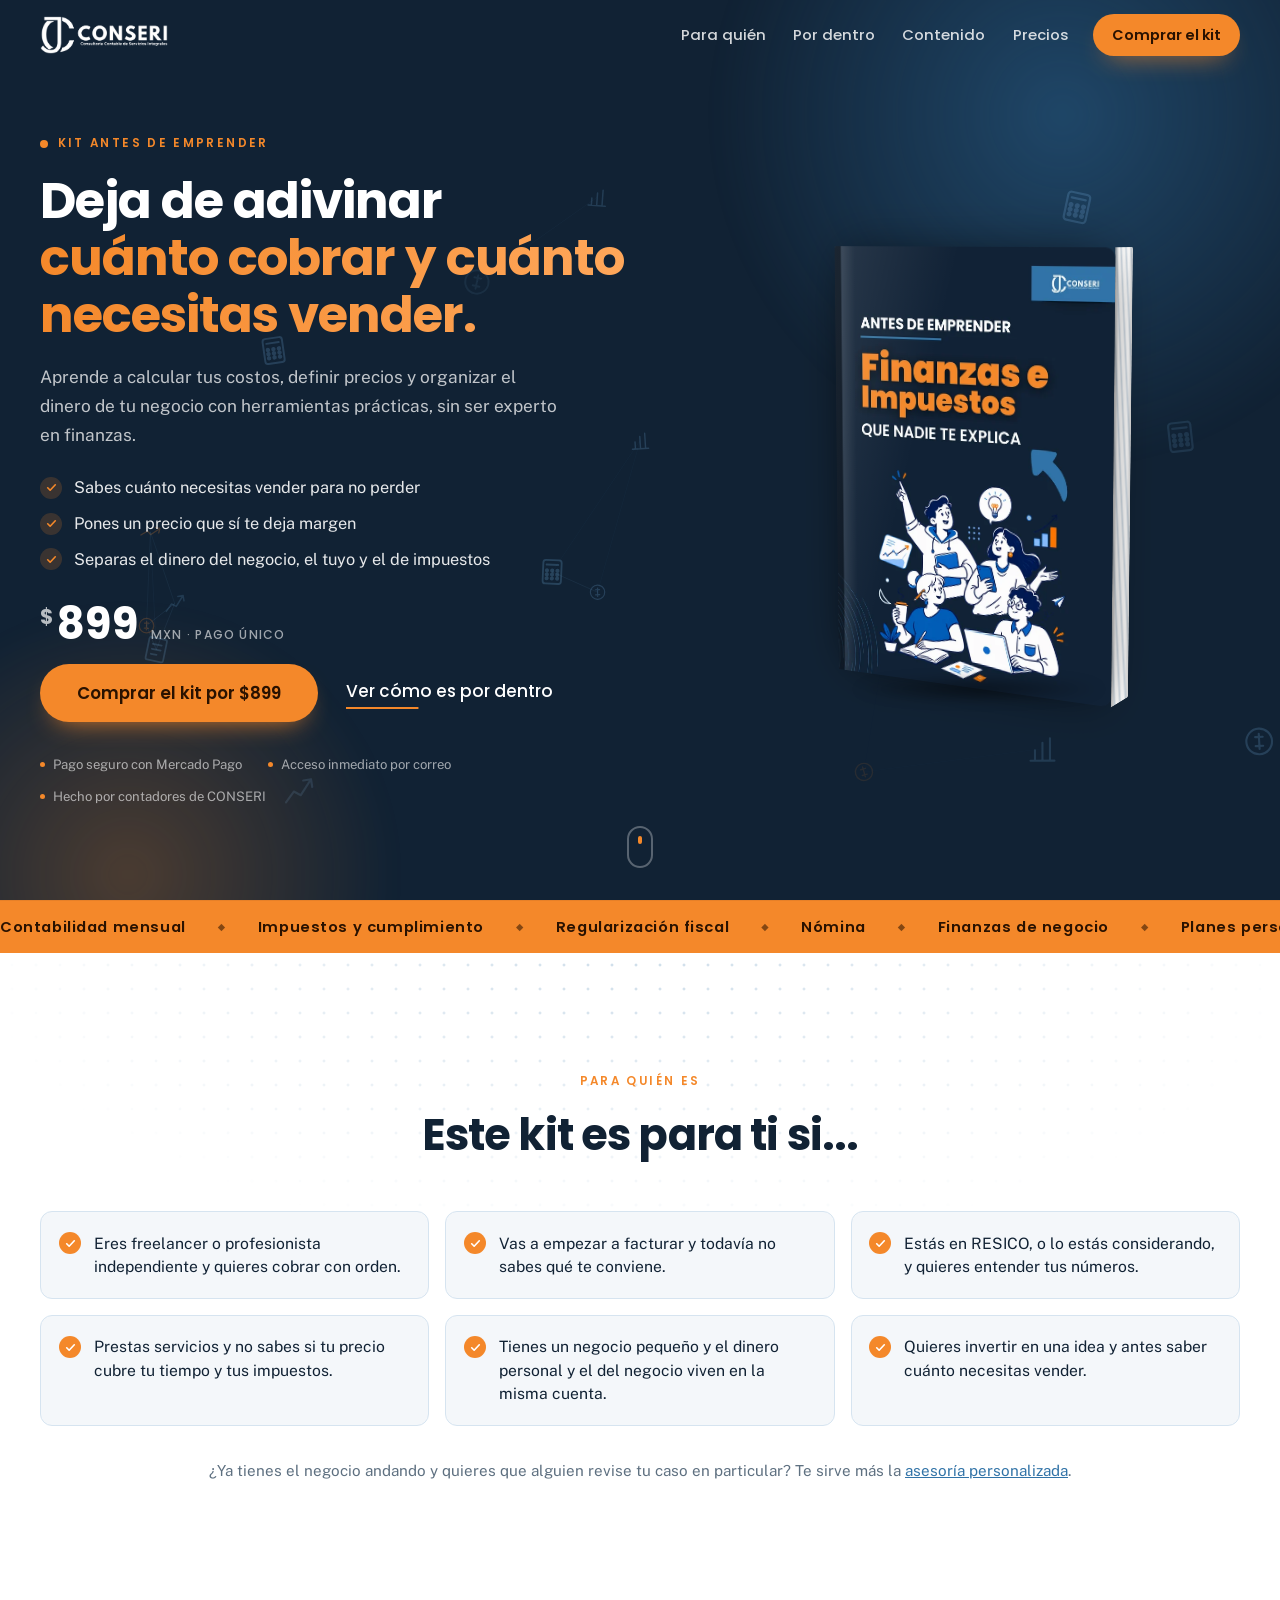
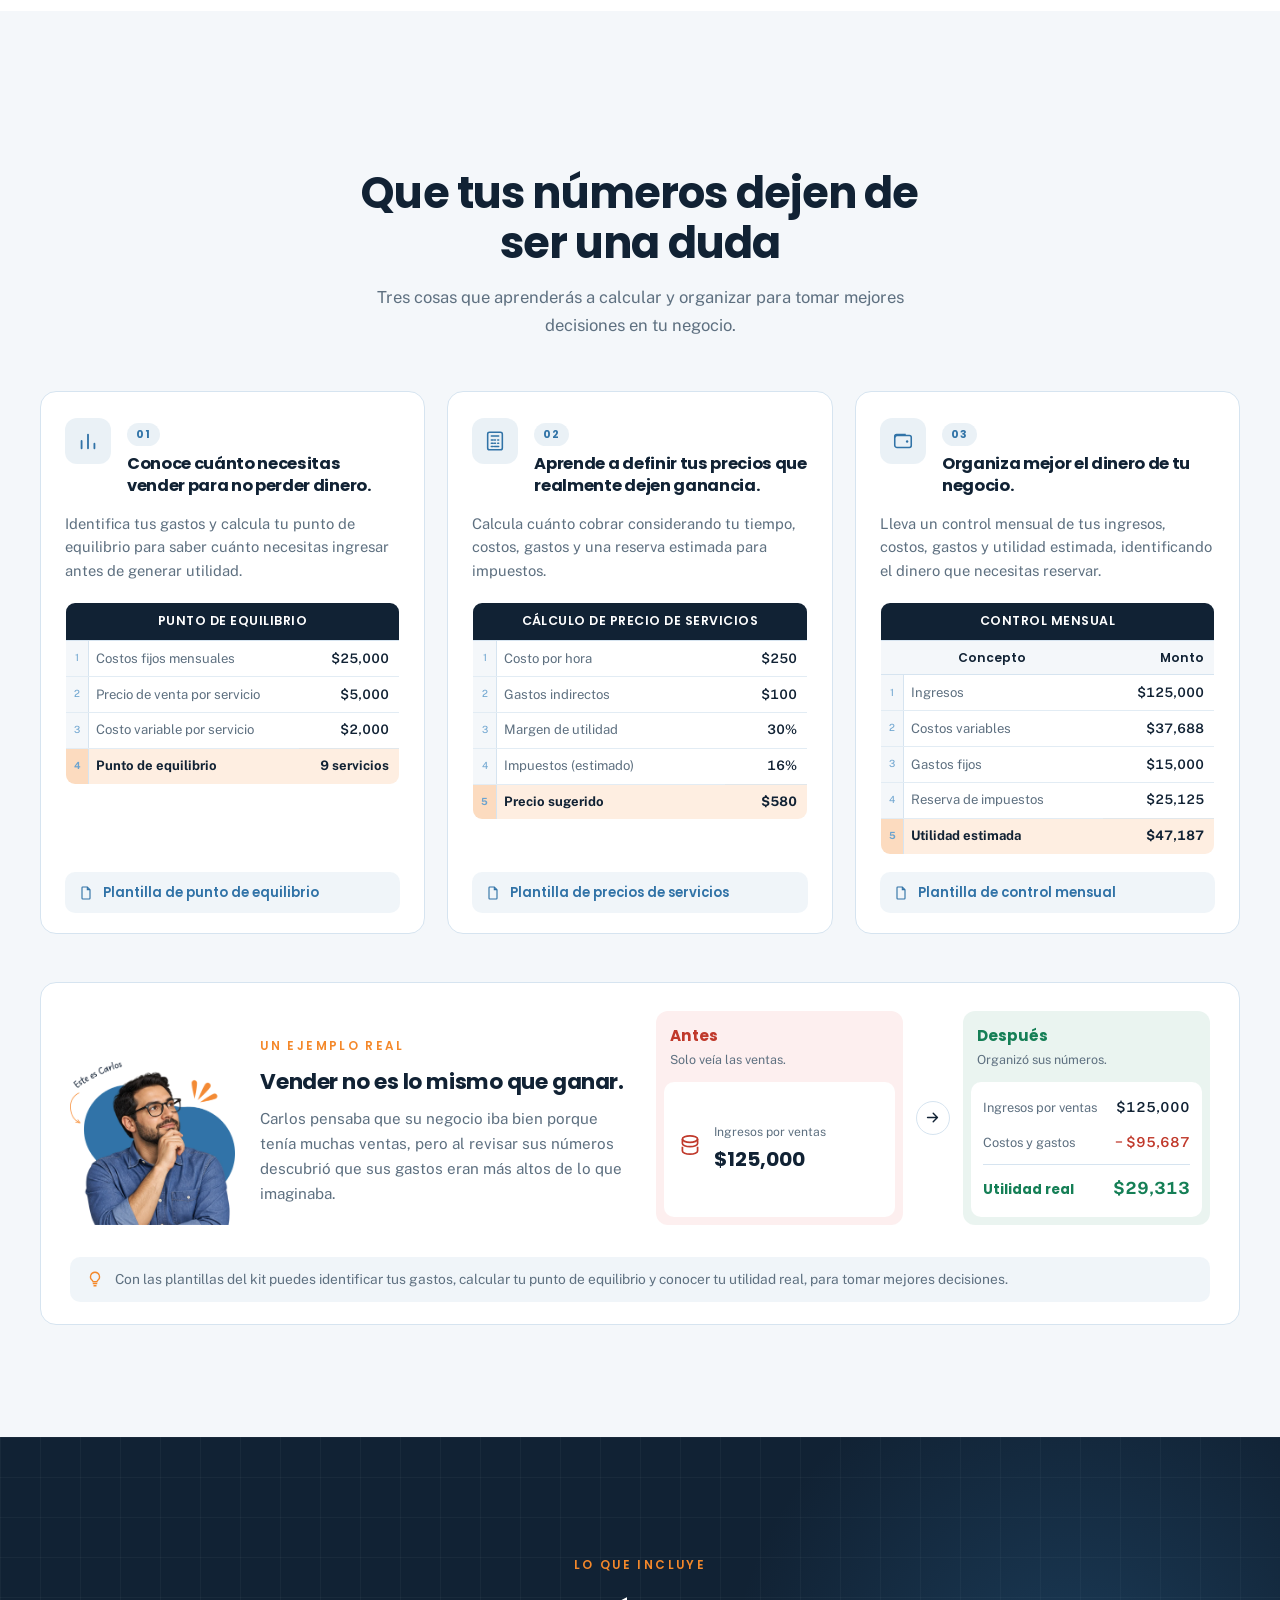
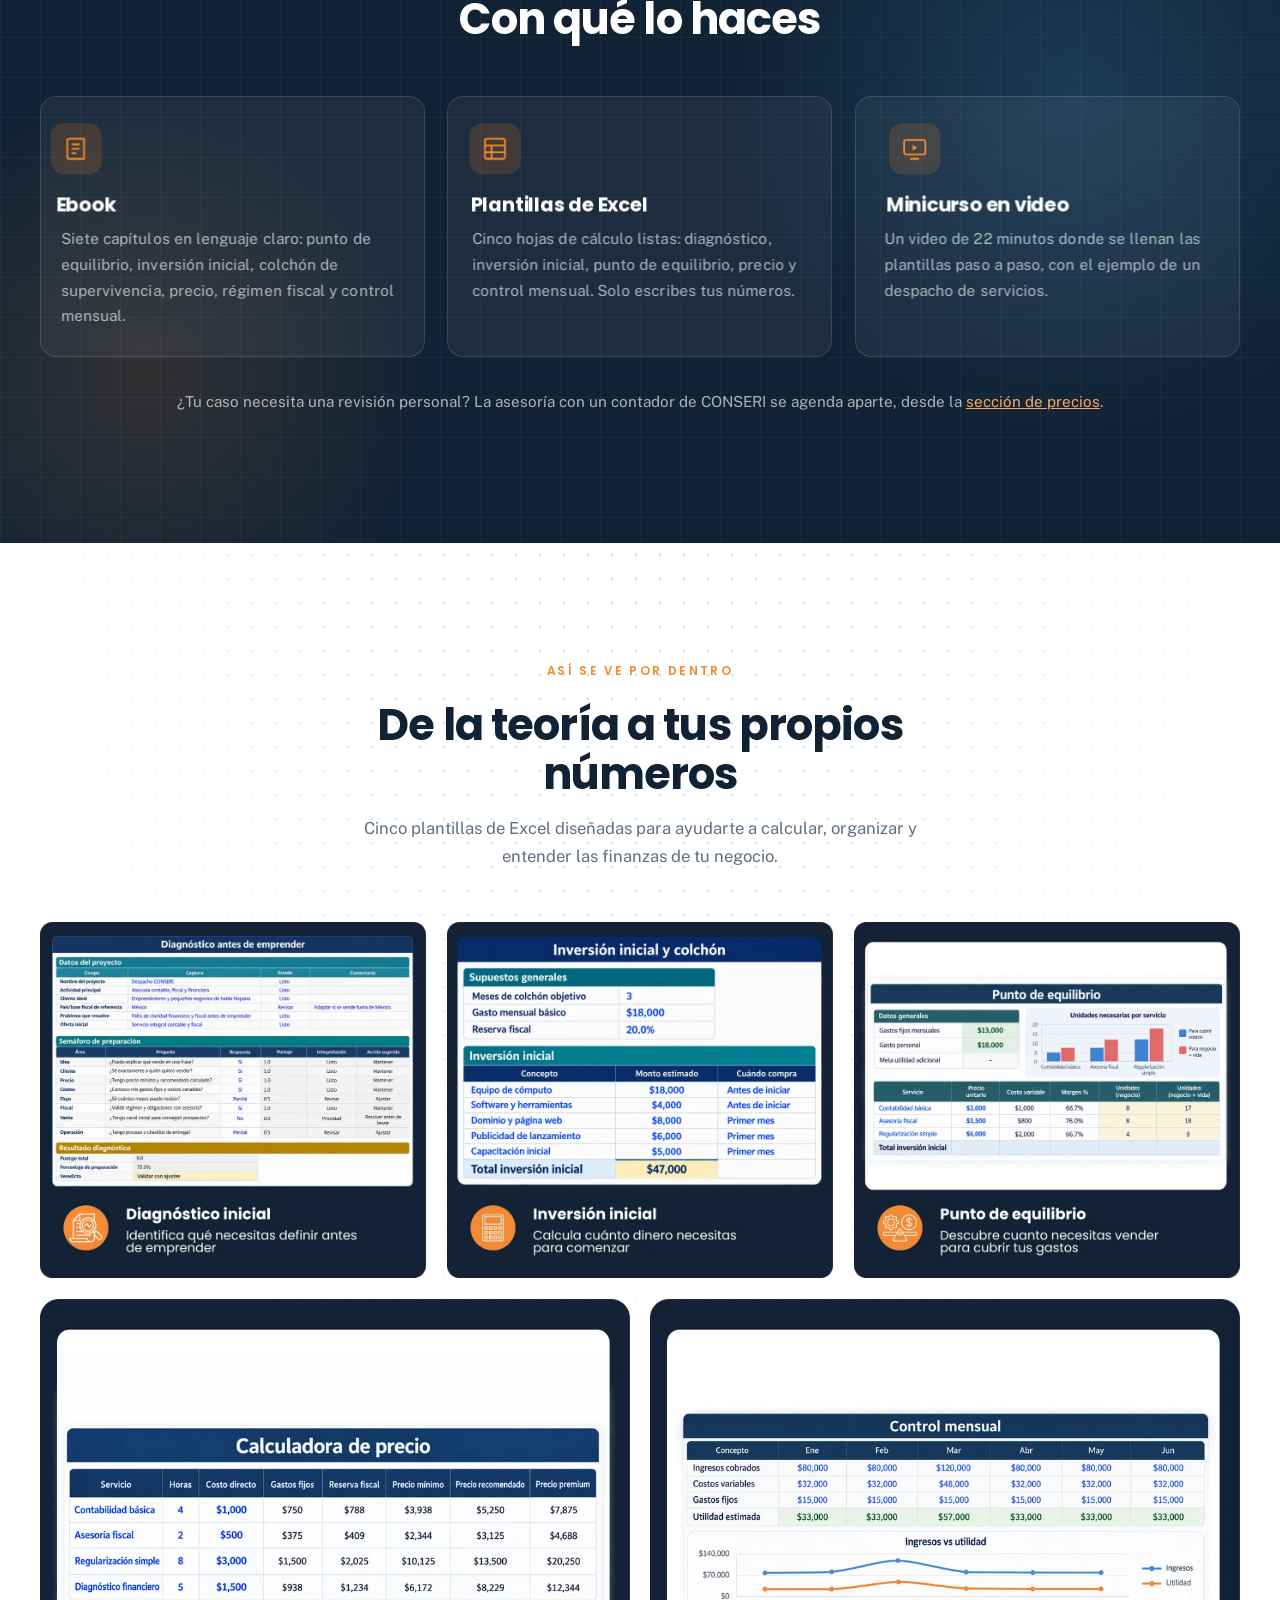
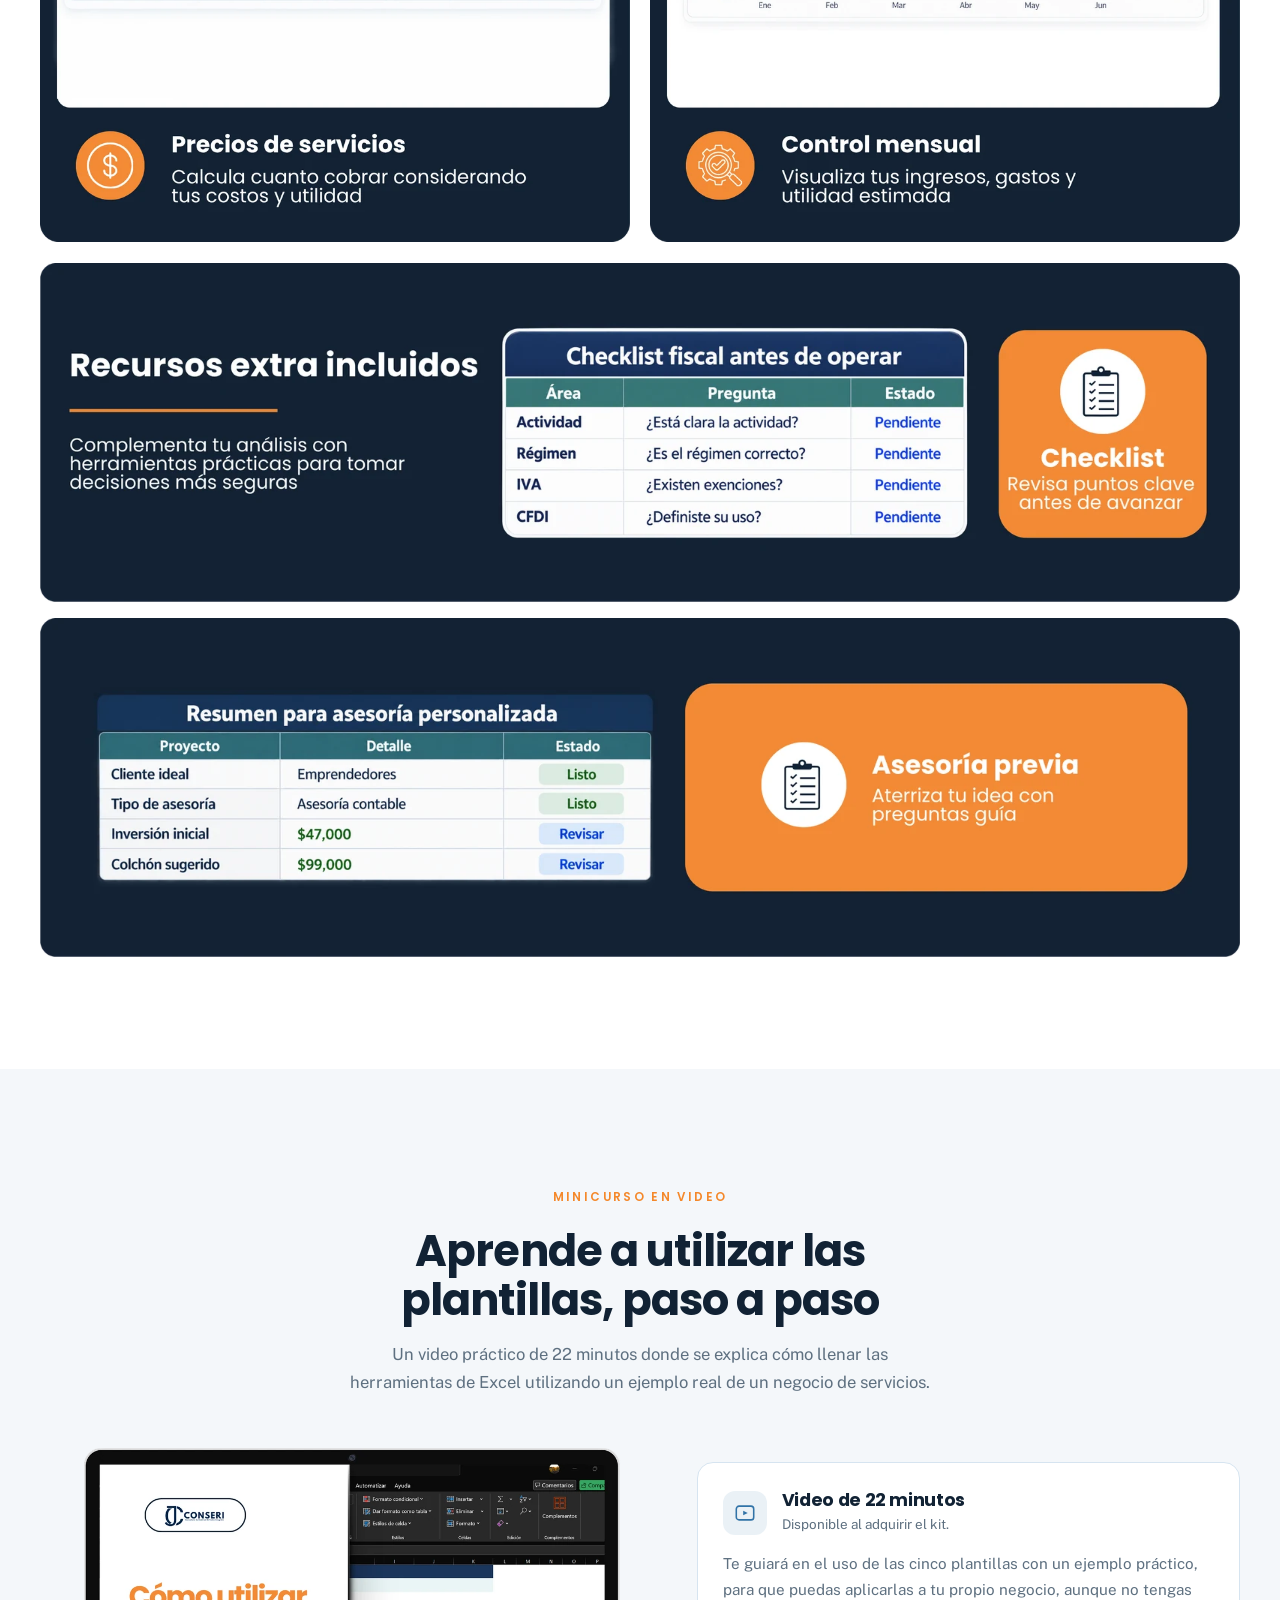
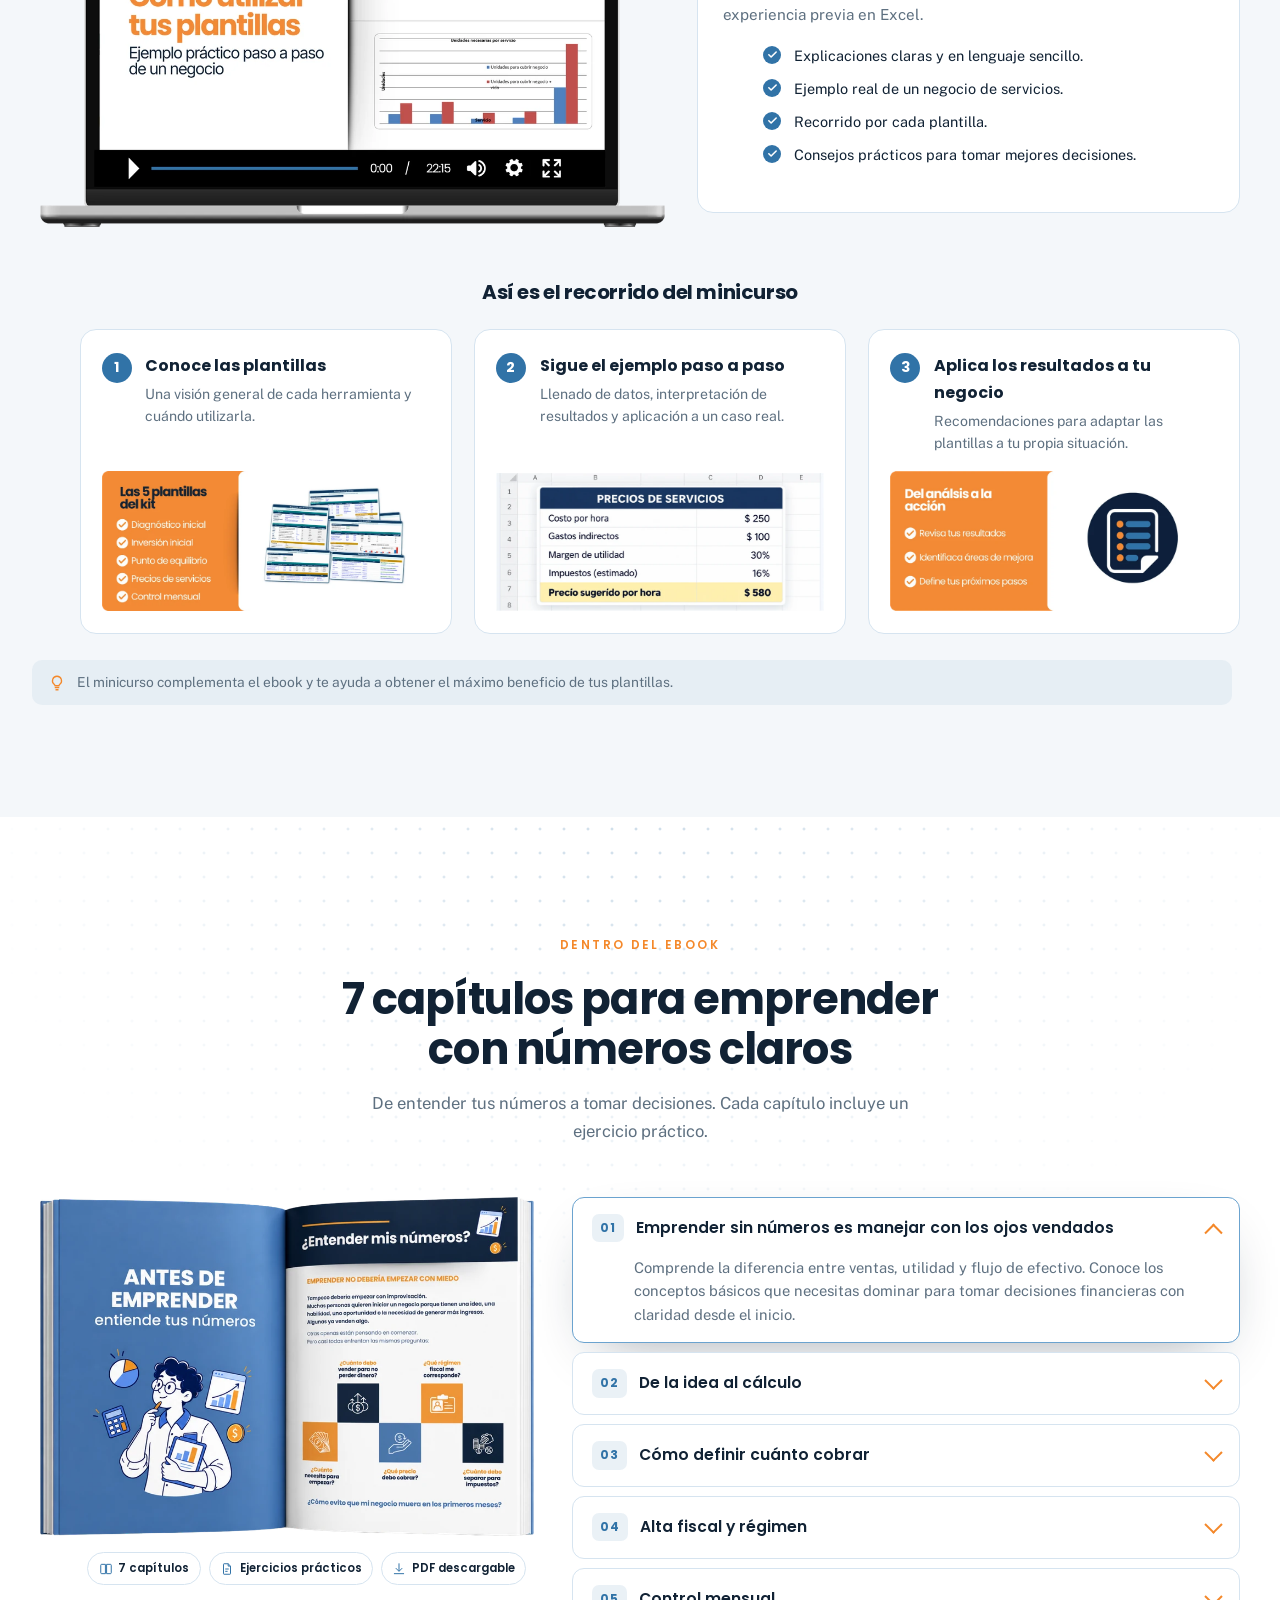
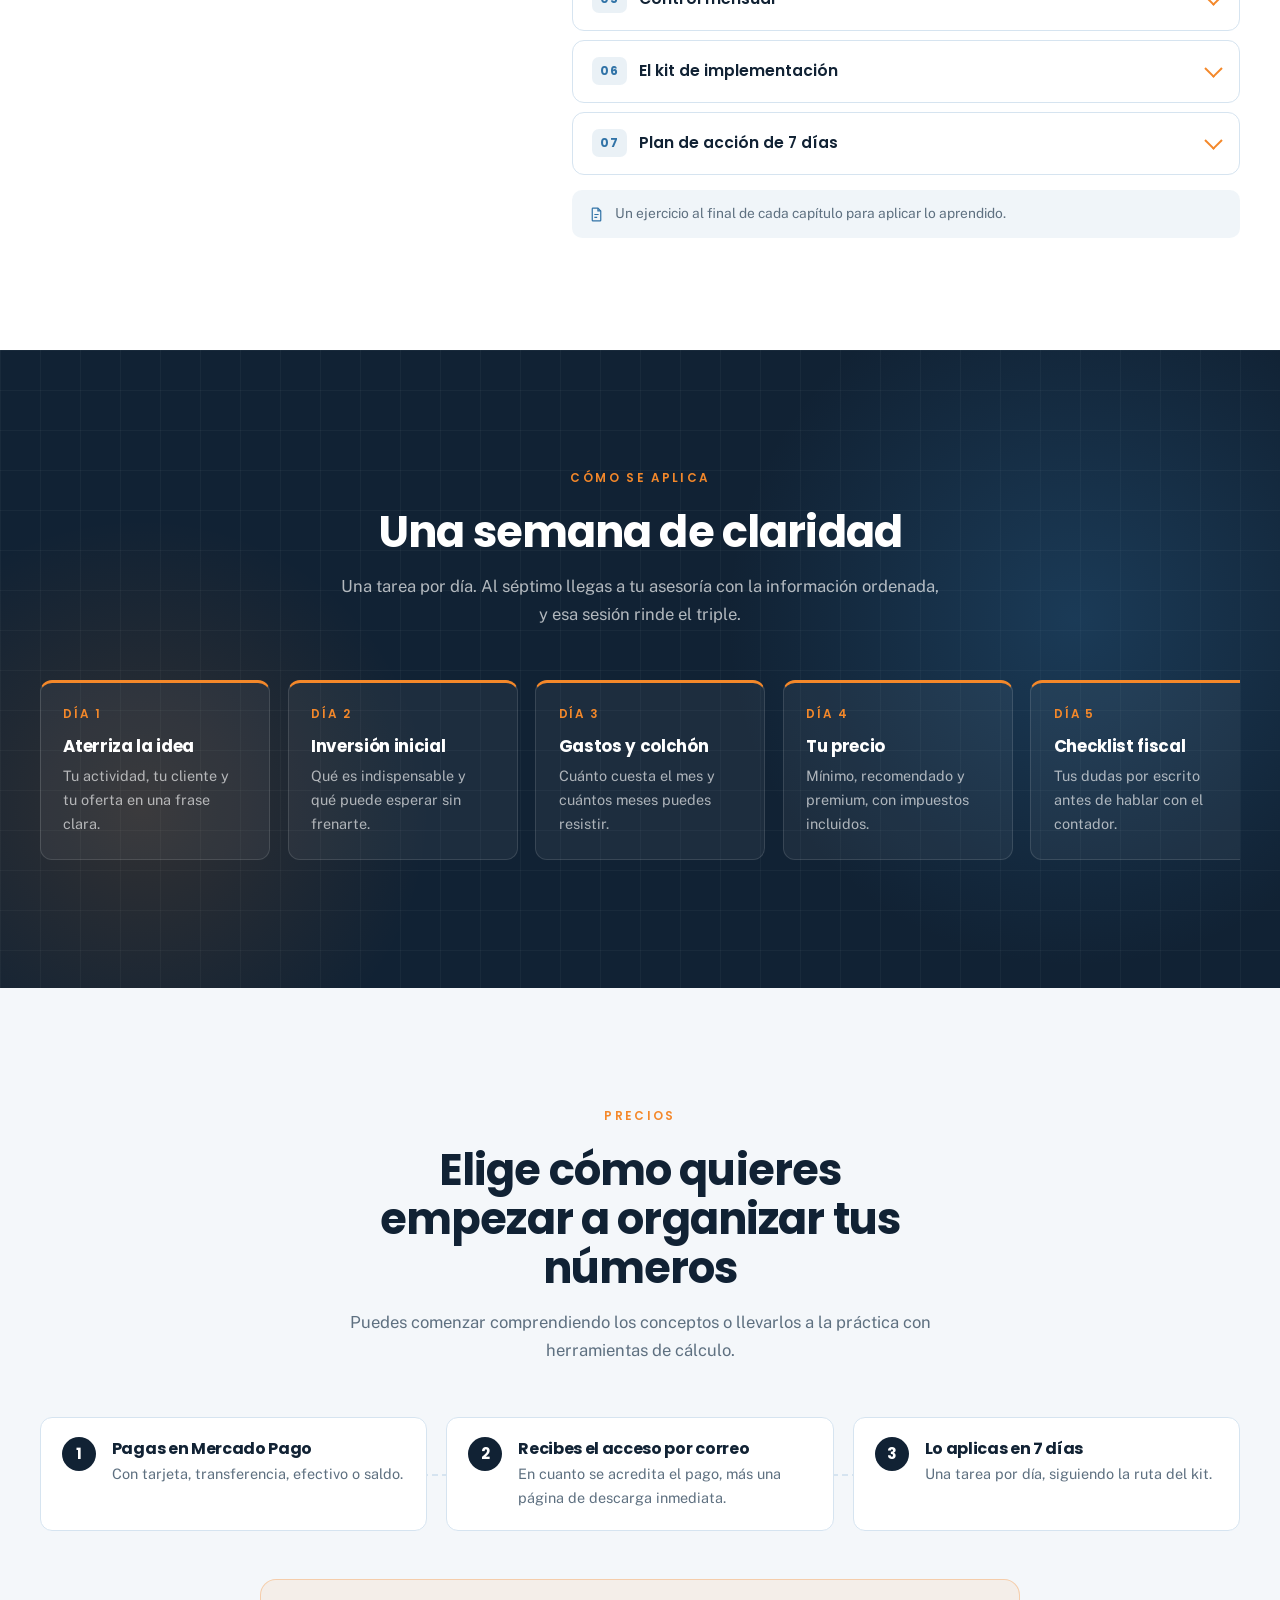
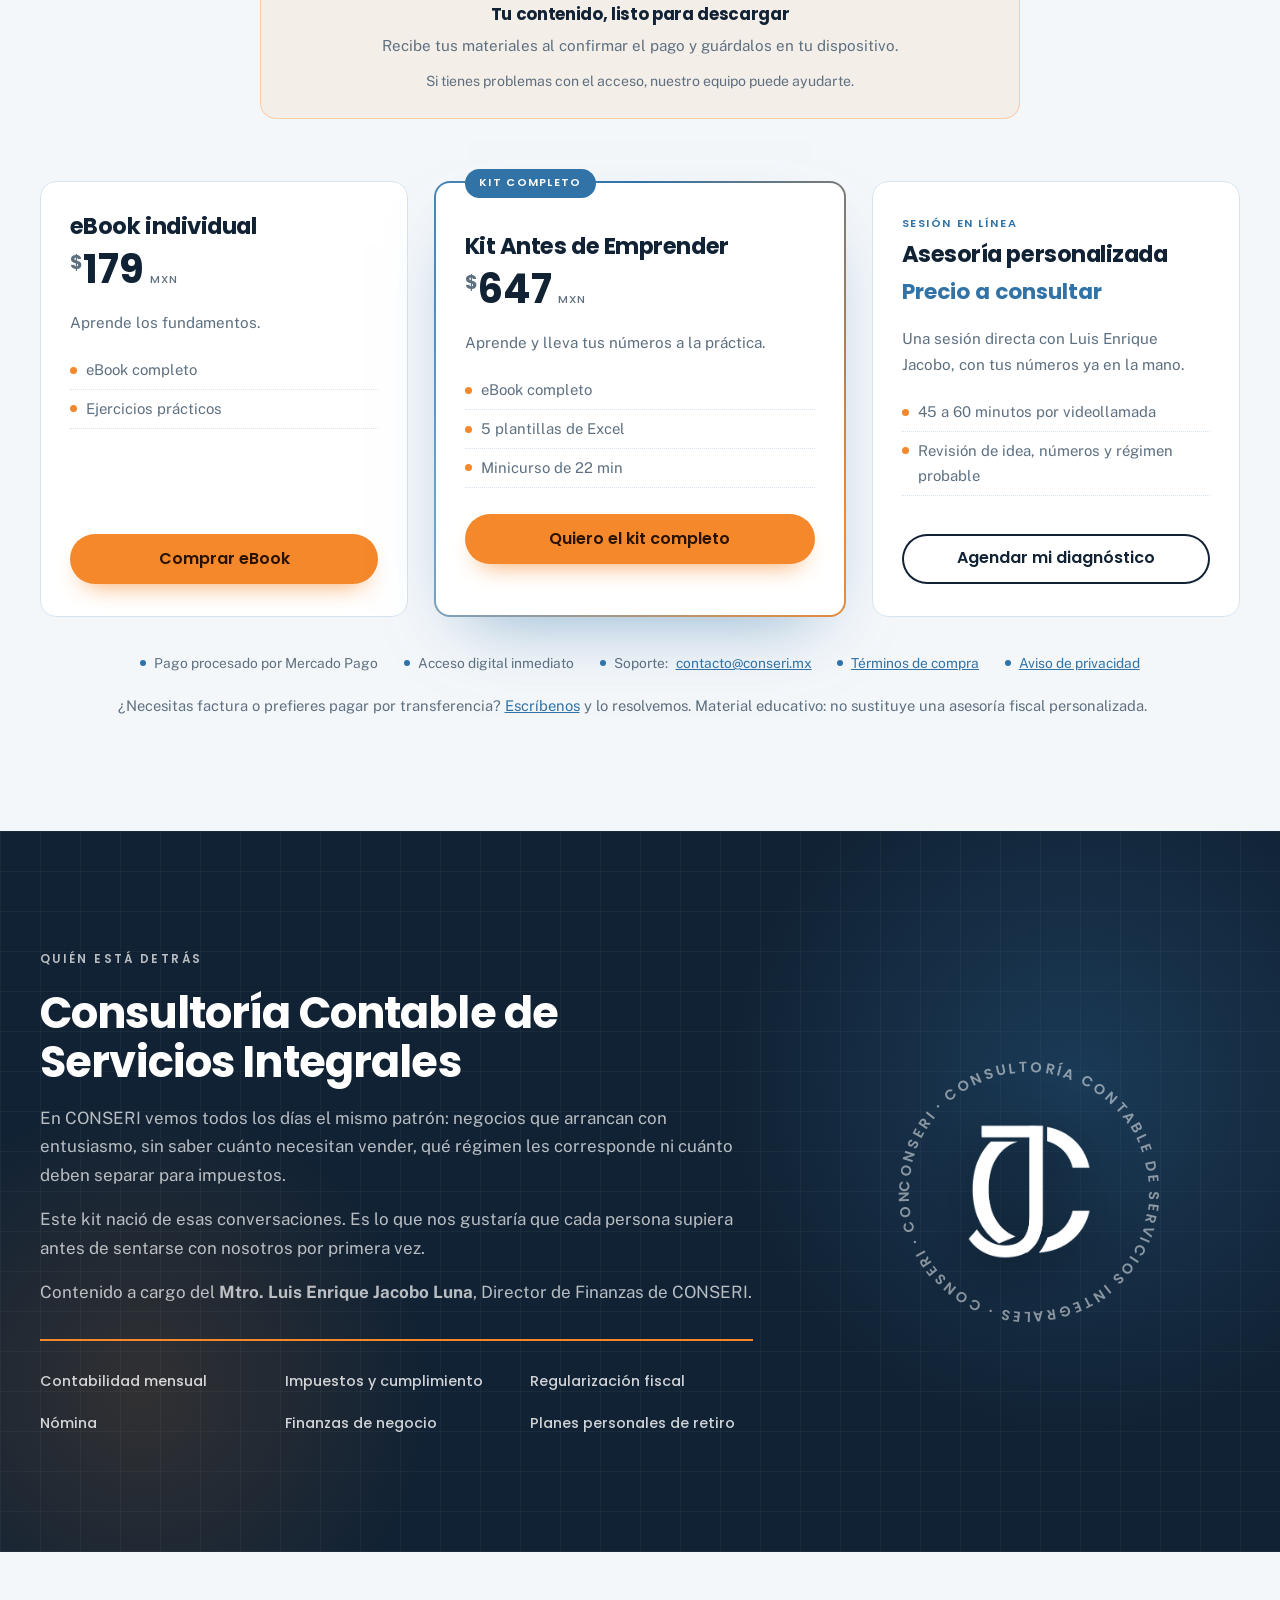
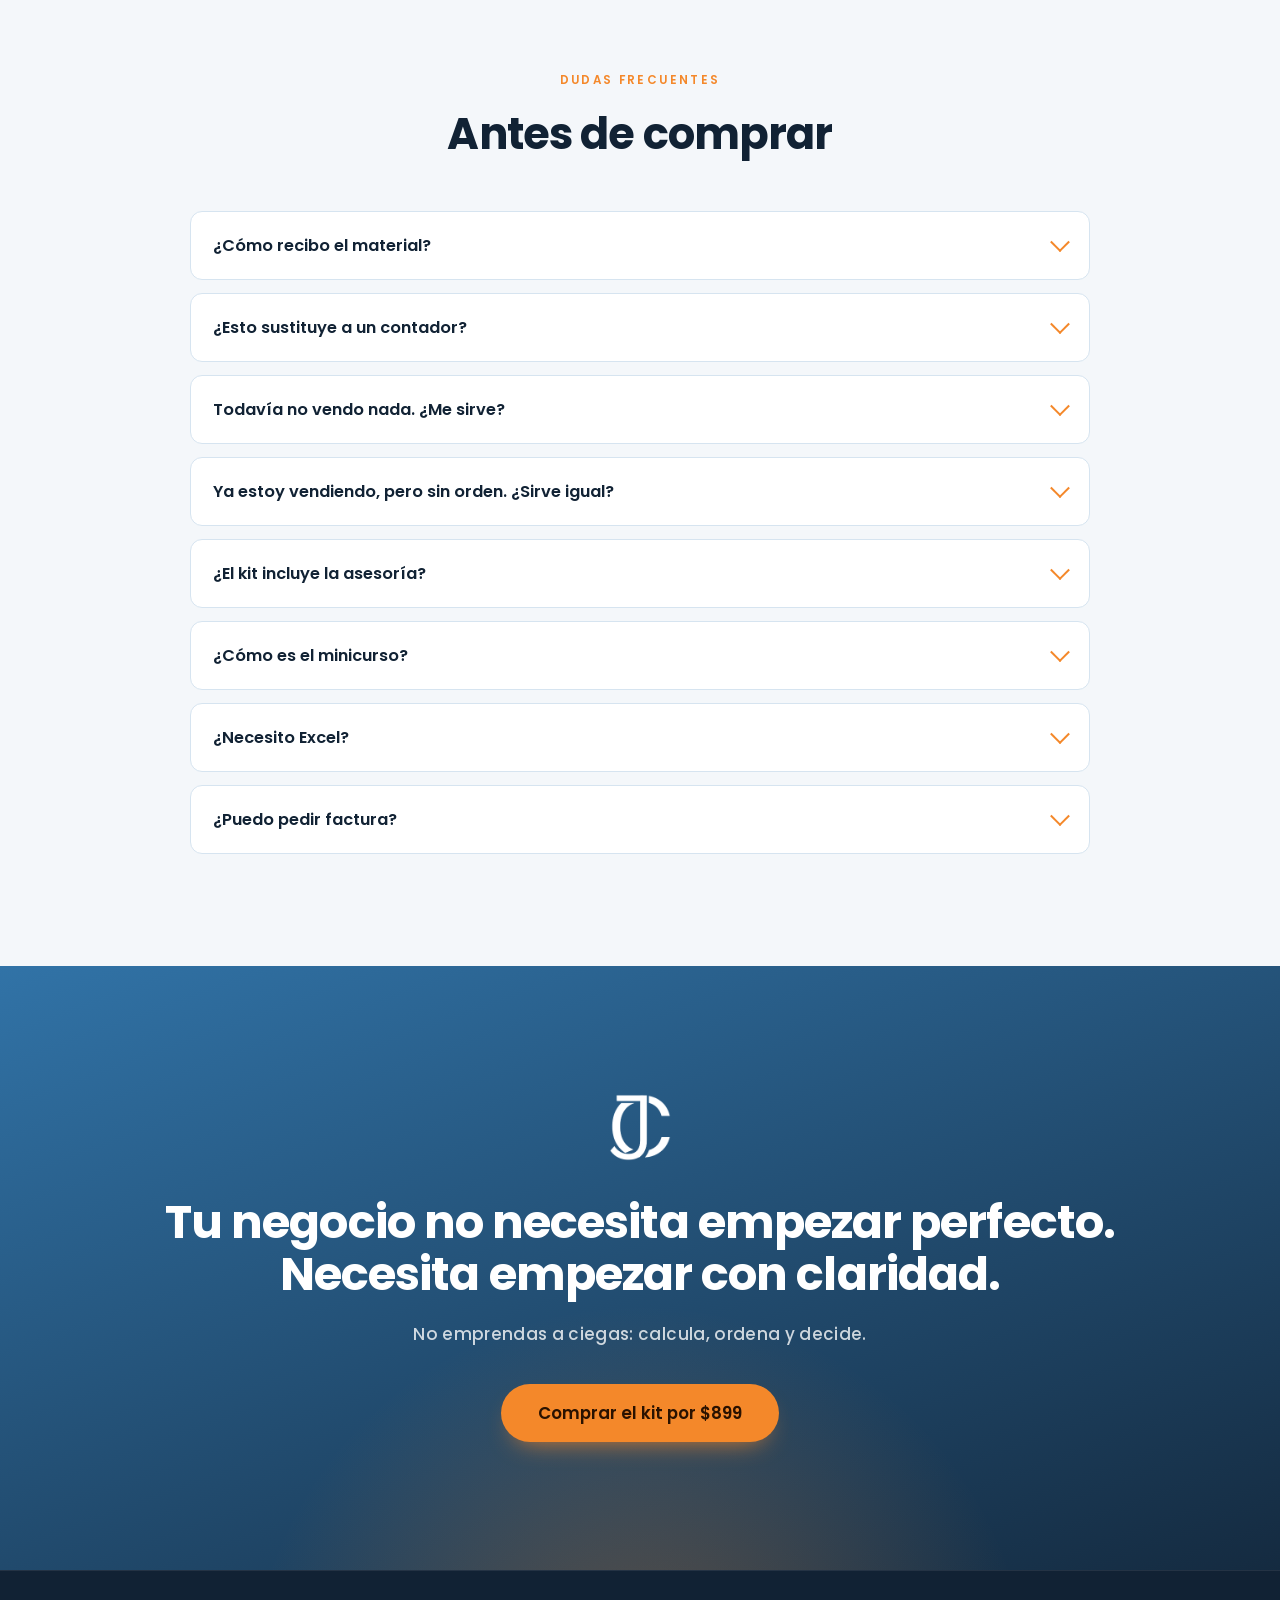
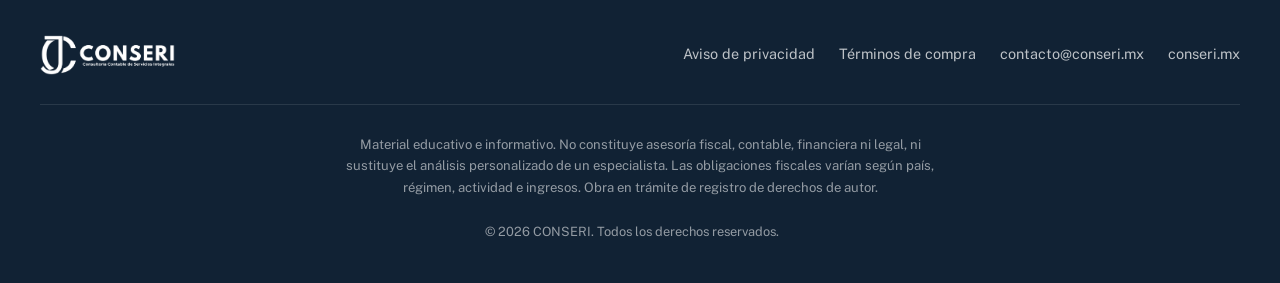
<file: index.html>
<!DOCTYPE html>
<html lang="es-MX">
<head>
<meta charset="UTF-8">

<!-- Google Tag Manager -->
<script>(function(w,d,s,l,i){w[l]=w[l]||[];w[l].push({'gtm.start':
new Date().getTime(),event:'gtm.js'});var f=d.getElementsByTagName(s)[0],
j=d.createElement(s),dl=l!='dataLayer'?'&l='+l:'';j.async=true;j.src=
'https://www.googletagmanager.com/gtm.js?id='+i+dl;f.parentNode.insertBefore(j,f);
})(window,document,'script','dataLayer','GTM-MN6X9CH6');</script>
<!-- End Google Tag Manager -->

<!-- Google tag (gtag.js) -->
<script async src="https://www.googletagmanager.com/gtag/js?id=AW-18470481500"></script>
<script>
  window.dataLayer = window.dataLayer || [];
  function gtag(){dataLayer.push(arguments);}
  gtag('js', new Date());

  gtag('config', 'AW-18470481500');
</script>
<!-- End Google tag -->

<meta name="viewport" content="width=device-width, initial-scale=1.0, viewport-fit=cover">
<title>Antes de Emprender · Finanzas e impuestos que nadie te explica | CONSERI</title>

<meta name="description" content="Kit de CONSERI para organizar tus números antes de emprender o empezar a facturar: ebook, plantillas de Excel y un video que te enseña a llenarlas. Calcula tu punto de equilibrio, tu precio y lo que debes separar para impuestos.">
<meta name="author" content="CONSERI · Consultoría Contable de Servicios Integrales">
<meta name="theme-color" content="#112234">

<!-- Cómo se ve el enlace al compartirlo. Cambia el dominio por el real. -->
<meta property="og:type" content="website">
<meta property="og:locale" content="es_MX">
<meta property="og:site_name" content="CONSERI">
<meta property="og:title" content="Antes de Emprender · Finanzas e impuestos que nadie te explica">
<meta property="og:description" content="Organiza tus números antes de emprender o empezar a facturar. Ebook, plantillas de Excel y minicurso en video de CONSERI.">
<meta property="og:url" content="https://www.conseri.mx/">
<meta property="og:image" content="https://www.conseri.mx/assets/og-conseri.png">
<meta name="twitter:card" content="summary_large_image">

<link rel="preconnect" href="https://fonts.googleapis.com">
<link rel="preconnect" href="https://fonts.gstatic.com" crossorigin>
<link href="https://fonts.googleapis.com/css2?family=Poppins:wght@400;500;600;700;800&family=Public+Sans:wght@400;500;600&display=swap" rel="stylesheet">

<link rel="stylesheet" href="css/styles.css">
<link rel="icon" type="image/png" href="assets/favicon.png">
<link rel="apple-touch-icon" href="assets/favicon.png">
</head>

<body>

<!-- Google Tag Manager (noscript) -->
<noscript><iframe src="https://www.googletagmanager.com/ns.html?id=GTM-MN6X9CH6"
height="0" width="0" style="display:none;visibility:hidden"></iframe></noscript>
<!-- End Google Tag Manager (noscript) -->


<!-- Barra naranja de progreso de lectura, pegada al borde superior -->
<div class="progreso" id="progreso" aria-hidden="true"></div>

<!-- ============================ ENCABEZADO ============================ -->
<header class="barra" id="barra">
  <a class="barra__marca" href="#inicio" aria-label="CONSERI, ir al inicio">
    <img src="assets/logo-horizontal-blanco.png" alt="CONSERI · Consultoría Contable de Servicios Integrales" class="barra__logo">
  </a>

  <nav class="barra__nav" aria-label="Secciones">
    <a href="#para-ti">Para quién</a>
    <a href="#por-dentro">Por dentro</a>
    <a href="#contenido">Contenido</a>
    <a href="#precios">Precios</a>
  </nav>

  <!-- Compra directa: lleva al checkout de Mercado Pago sin pasar por precios -->
  <button class="boton boton--chico" data-producto="kit_completo">Comprar el kit</button>
</header>

<main>

<!-- ============================ 1. PORTADA ============================
     Navy a sangre, con el canvas animado detrás y el libro en 3D a la
     derecha. El libro se inclina siguiendo el cursor (js/script.js).
================================================================================ -->
<section class="portada" id="inicio">
  <canvas class="portada__lienzo" id="fondo" aria-hidden="true"></canvas>

  <div class="portada__contenido">

    <div class="portada__texto">
      <p class="etiqueta etiqueta--clara animar" data-animar="subir">
        <span class="etiqueta__punto"></span> Kit Antes de Emprender
      </p>

      <h1 class="titular animar" data-animar="subir" data-retraso="80">
        Deja de adivinar
        <span class="titular__acento">cuánto cobrar y cuánto necesitas vender.</span>
      </h1>

      <p class="entrada animar" data-animar="subir" data-retraso="160">
        Aprende a calcular tus costos, definir precios y organizar el dinero de tu
        negocio con herramientas prácticas, sin ser experto en finanzas.
      </p>

      <ul class="portada__beneficios animar" data-animar="subir" data-retraso="220">
        <li>Sabes cuánto necesitas vender para no perder</li>
        <li>Pones un precio que sí te deja margen</li>
        <li>Separas el dinero del negocio, el tuyo y el de impuestos</li>
      </ul>

      <!-- Los numeros con data-precio se copian solos del precio de la
           tarjeta en la seccion de precios (js/script.js). Si cambias el precio
           ahi, cambia aqui tambien. -->
      <div class="portada__compra animar" data-animar="subir" data-retraso="280">
        <p class="portada__precio">
          <span class="portada__moneda">$</span><span data-precio="kit_completo">899</span>
          <span class="portada__divisa">MXN · pago único</span>
        </p>
        <div class="portada__acciones">
          <button class="boton boton--grande" data-producto="kit_completo">
            Comprar el kit por $<span data-precio="kit_completo">899</span>
          </button>
          <a href="#por-dentro" class="enlace-suave">Ver cómo es por dentro</a>
        </div>
      </div>

      <ul class="portada__sellos animar" data-animar="subir" data-retraso="340">
        <li>Pago seguro con Mercado Pago</li>
        <li>Acceso inmediato por correo</li>
        <li>Hecho por contadores de CONSERI</li>
      </ul>
    </div>

    <!-- ===== LIBRO EN 3D =====
         Todo es CSS: las caras se arman con transform-style: preserve-3d.
         No hay imagen de portada; la portada se dibuja con HTML, así que
         cambiar el título del ebook es cambiar texto. -->
    <div class="escena" id="escena">
      <div class="libro__flota">
        <div class="libro" id="libro">
          <div class="libro__cara libro__cara--frente">
            <div class="cubierta">
              <!-- La portada real del ebook. Si CONSERI cambia el diseno, basta
                   con reemplazar assets/kit/portada-ebook.webp (proporcion A4,
                   vertical). -->
              <img src="assets/kit/portada-ebook.webp" width="620" height="877"
                   alt="Portada del ebook Antes de Emprender: Finanzas e impuestos que nadie te explica"
                   class="cubierta__imagen">
              <!-- El destello que recorre la portada. Va en su propio elemento
                   para poder animar opacidad y posición por separado. -->
              <span class="cubierta__brillo" aria-hidden="true"></span>
            </div>
          </div>
          <div class="libro__cara libro__cara--lomo">
            <span class="lomo__texto">Antes de Emprender · CONSERI</span>
          </div>
          <div class="libro__cara libro__cara--atras"></div>
          <div class="libro__cara libro__cara--canto"></div>
          <div class="libro__cara libro__cara--arriba"></div>
          <div class="libro__cara libro__cara--abajo"></div>
        </div>
      </div>
      <div class="escena__sombra" aria-hidden="true"></div>
    </div>

  </div>

  <a class="portada__bajar" href="#para-ti" aria-label="Bajar a la siguiente sección">
    <span></span>
  </a>
</section>

<!-- ============================ 2. BANDA DE SERVICIOS ============================
     Cinta naranja que se desplaza sola. Es puro CSS: el contenido va duplicado
     para que el ciclo se vea continuo.
================================================================================ -->
<div class="cinta" aria-hidden="true">
  <div class="cinta__pista">
    <span>Contabilidad mensual</span><span class="cinta__punto">◆</span>
    <span>Impuestos y cumplimiento</span><span class="cinta__punto">◆</span>
    <span>Regularización fiscal</span><span class="cinta__punto">◆</span>
    <span>Nómina</span><span class="cinta__punto">◆</span>
    <span>Finanzas de negocio</span><span class="cinta__punto">◆</span>
    <span>Planes personales de retiro</span><span class="cinta__punto">◆</span>
    <span>Contabilidad mensual</span><span class="cinta__punto">◆</span>
    <span>Impuestos y cumplimiento</span><span class="cinta__punto">◆</span>
    <span>Regularización fiscal</span><span class="cinta__punto">◆</span>
    <span>Nómina</span><span class="cinta__punto">◆</span>
    <span>Finanzas de negocio</span><span class="cinta__punto">◆</span>
    <span>Planes personales de retiro</span><span class="cinta__punto">◆</span>
  </div>
</div>

<!-- ============================ PARA QUIÉN ES ============================
     Que el visitante se reconozca antes de entrar en detalles. La ultima linea
     manda a la asesoria a quien no es publico del kit, en vez de venderle algo
     que no le sirve.
================================================================================ -->
<section class="seccion seccion--blanca" id="para-ti">
  <div class="seccion__cabecera">
    <p class="etiqueta animar" data-animar="subir">Para quién es</p>
    <h2 class="seccion__titulo animar" data-animar="subir" data-retraso="60">
      Este kit es para ti si...
    </h2>
  </div>

  <ul class="perfiles">
    <li class="perfil animar" data-animar="subir">Eres freelancer o profesionista independiente y quieres cobrar con orden.</li>
    <li class="perfil animar" data-animar="subir" data-retraso="60">Vas a empezar a facturar y todavía no sabes qué te conviene.</li>
    <li class="perfil animar" data-animar="subir" data-retraso="120">Estás en RESICO, o lo estás considerando, y quieres entender tus números.</li>
    <li class="perfil animar" data-animar="subir" data-retraso="180">Prestas servicios y no sabes si tu precio cubre tu tiempo y tus impuestos.</li>
    <li class="perfil animar" data-animar="subir" data-retraso="240">Tienes un negocio pequeño y el dinero personal y el del negocio viven en la misma cuenta.</li>
    <li class="perfil animar" data-animar="subir" data-retraso="300">Quieres invertir en una idea y antes saber cuánto necesitas vender.</li>
  </ul>

  <p class="perfiles__nota animar" data-animar="subir">
    ¿Ya tienes el negocio andando y quieres que alguien revise tu caso en particular?
    Te sirve más la <a href="#precios">asesoría personalizada</a>.
  </p>
</section>

<!-- ============================ 3. QUÉ CONSEGUIRÁS ============================
     Tres beneficios, cada uno con la plantilla que lo respalda, y al final el
     caso de Carlos reducido a lo esencial: antes veia solo las ventas, despues
     vio su utilidad real.

     Las mini tablas son HTML de verdad, no capturas: asi se leen bien en
     celular y se pueden corregir las cifras sin volver a exportar una imagen.
     El numero de renglon de la izquierda lo pone el CSS con un contador, para
     que se sientan hojas de calculo sin ensuciar el marcado.
================================================================================ -->
<section class="seccion seccion--clara" id="cifras">
  <div class="seccion__cabecera">
    <p class="etiqueta animar" data-animar="subir">Resultados reales</p>
    <h2 class="seccion__titulo animar" data-animar="subir" data-retraso="60">
      Que tus números dejen de ser una duda
    </h2>
    <p class="seccion__intro animar" data-animar="subir" data-retraso="120">
      Tres cosas que aprenderás a calcular y organizar para tomar mejores
      decisiones en tu negocio.
    </p>
  </div>

  <div class="beneficios">

    <article class="beneficio animar" data-animar="subir">
      <div class="beneficio__alto">
        <span class="beneficio__icono" aria-hidden="true">
          <svg viewBox="0 0 24 24" fill="none" stroke="currentColor" stroke-width="2"
               stroke-linecap="round">
            <path d="M5 20V12M12 20V5M19 20v-5"/>
          </svg>
        </span>
        <div>
          <p class="beneficio__num">01</p>
          <h3 class="beneficio__titulo">
            Conoce cuánto necesitas vender para no perder dinero.
          </h3>
        </div>
      </div>

      <p class="beneficio__texto">
        Identifica tus gastos y calcula tu punto de equilibrio para saber cuánto
        necesitas ingresar antes de generar utilidad.
      </p>

      <table class="hojita">
        <caption class="hojita__titulo">Punto de equilibrio</caption>
        <tbody>
          <tr><th scope="row">Costos fijos mensuales</th><td>$25,000</td></tr>
          <tr><th scope="row">Precio de venta por servicio</th><td>$5,000</td></tr>
          <tr><th scope="row">Costo variable por servicio</th><td>$2,000</td></tr>
          <tr class="hojita__total">
            <th scope="row">Punto de equilibrio</th><td>9 servicios</td>
          </tr>
        </tbody>
      </table>

      <p class="beneficio__pie">
        <svg viewBox="0 0 24 24" fill="none" stroke="currentColor" stroke-width="1.7"
             aria-hidden="true">
          <path d="M14 3H7a1 1 0 0 0-1 1v16a1 1 0 0 0 1 1h10a1 1 0 0 0 1-1V7z"/>
          <path d="M14 3v4h4"/>
        </svg>
        Plantilla de punto de equilibrio
      </p>
    </article>

    <article class="beneficio animar" data-animar="subir" data-retraso="80">
      <div class="beneficio__alto">
        <span class="beneficio__icono" aria-hidden="true">
          <svg viewBox="0 0 24 24" fill="none" stroke="currentColor" stroke-width="1.7">
            <rect x="4" y="2.5" width="16" height="19" rx="2"/>
            <path d="M8 6.5h8M8 11h2M11.5 11h1M15 11h1M8 14.5h2M11.5 14.5h1M15 14.5h1M8 18h2M11.5 18h4.5"
                  stroke-linecap="round"/>
          </svg>
        </span>
        <div>
          <p class="beneficio__num">02</p>
          <h3 class="beneficio__titulo">
            Aprende a definir tus precios que realmente dejen ganancia.
          </h3>
        </div>
      </div>

      <p class="beneficio__texto">
        Calcula cuánto cobrar considerando tu tiempo, costos, gastos y una reserva
        estimada para impuestos.
      </p>

      <table class="hojita">
        <caption class="hojita__titulo">Cálculo de precio de servicios</caption>
        <tbody>
          <tr><th scope="row">Costo por hora</th><td>$250</td></tr>
          <tr><th scope="row">Gastos indirectos</th><td>$100</td></tr>
          <tr><th scope="row">Margen de utilidad</th><td>30%</td></tr>
          <tr><th scope="row">Impuestos (estimado)</th><td>16%</td></tr>
          <tr class="hojita__total">
            <th scope="row">Precio sugerido</th><td>$580</td>
          </tr>
        </tbody>
      </table>

      <p class="beneficio__pie">
        <svg viewBox="0 0 24 24" fill="none" stroke="currentColor" stroke-width="1.7"
             aria-hidden="true">
          <path d="M14 3H7a1 1 0 0 0-1 1v16a1 1 0 0 0 1 1h10a1 1 0 0 0 1-1V7z"/>
          <path d="M14 3v4h4"/>
        </svg>
        Plantilla de precios de servicios
      </p>
    </article>

    <article class="beneficio animar" data-animar="subir" data-retraso="160">
      <div class="beneficio__alto">
        <span class="beneficio__icono" aria-hidden="true">
          <svg viewBox="0 0 24 24" fill="none" stroke="currentColor" stroke-width="1.7">
            <path d="M3 8.5A2.5 2.5 0 0 1 5.5 6H19a2 2 0 0 1 2 2v9a2 2 0 0 1-2 2H5.5A2.5 2.5 0 0 1 3 16.5z"/>
            <path d="M3 8.5V7a2 2 0 0 1 2-2h10"/>
            <circle cx="16.5" cy="12.5" r="1.3" fill="currentColor" stroke="none"/>
          </svg>
        </span>
        <div>
          <p class="beneficio__num">03</p>
          <h3 class="beneficio__titulo">
            Organiza mejor el dinero de tu negocio.
          </h3>
        </div>
      </div>

      <p class="beneficio__texto">
        Lleva un control mensual de tus ingresos, costos, gastos y utilidad
        estimada, identificando el dinero que necesitas reservar.
      </p>

      <table class="hojita">
        <caption class="hojita__titulo">Control mensual</caption>
        <thead>
          <tr><th scope="col">Concepto</th><th scope="col">Monto</th></tr>
        </thead>
        <tbody>
          <tr><th scope="row">Ingresos</th><td>$125,000</td></tr>
          <tr><th scope="row">Costos variables</th><td>$37,688</td></tr>
          <tr><th scope="row">Gastos fijos</th><td>$15,000</td></tr>
          <tr><th scope="row">Reserva de impuestos</th><td>$25,125</td></tr>
          <tr class="hojita__total">
            <th scope="row">Utilidad estimada</th><td>$47,187</td>
          </tr>
        </tbody>
      </table>

      <p class="beneficio__pie">
        <svg viewBox="0 0 24 24" fill="none" stroke="currentColor" stroke-width="1.7"
             aria-hidden="true">
          <path d="M14 3H7a1 1 0 0 0-1 1v16a1 1 0 0 0 1 1h10a1 1 0 0 0 1-1V7z"/>
          <path d="M14 3v4h4"/>
        </svg>
        Plantilla de control mensual
      </p>
    </article>

  </div>

  <!-- ===== El caso de Carlos, ya simplificado =====
       Antes era un desglose animado de seis renglones. Ahora son dos columnas:
       lo que veia y lo que vio despues de ordenar sus numeros. -->
  <article class="carlos animar" data-animar="subir">
    <div class="carlos__persona">
      <img src="assets/kit/carlos.webp" width="760" height="751" loading="lazy"
           alt="Carlos, el emprendedor del ejemplo"
           class="carlos__foto">
    </div>

    <div class="carlos__texto">
      <p class="etiqueta">Un ejemplo real</p>
      <h3 class="carlos__titulo">Vender no es lo mismo que ganar.</h3>
      <p class="carlos__relato">
        Carlos pensaba que su negocio iba bien porque tenía muchas ventas, pero al
        revisar sus números descubrió que sus gastos eran más altos de lo que
        imaginaba.
      </p>
    </div>

    <div class="carlos__comparacion">
      <div class="caso caso--antes">
        <p class="caso__cuando">Antes</p>
        <p class="caso__nota">Solo veía las ventas.</p>
        <div class="caso__unica">
          <span class="caso__moneda" aria-hidden="true">
            <svg viewBox="0 0 24 24" fill="none" stroke="currentColor" stroke-width="1.6">
              <ellipse cx="12" cy="6.5" rx="7" ry="3"/>
              <path d="M5 6.5v4c0 1.7 3.1 3 7 3s7-1.3 7-3v-4"/>
              <path d="M5 13.5v4c0 1.7 3.1 3 7 3s7-1.3 7-3v-4"/>
            </svg>
          </span>
          <div>
            <p class="caso__concepto">Ingresos por ventas</p>
            <p class="caso__cifra">$125,000</p>
          </div>
        </div>
      </div>

      <span class="carlos__flecha" aria-hidden="true">
        <svg viewBox="0 0 24 24" fill="none" stroke="currentColor" stroke-width="2"
             stroke-linecap="round" stroke-linejoin="round">
          <path d="M5 12h14M13 6l6 6-6 6"/>
        </svg>
      </span>

      <div class="caso caso--despues">
        <p class="caso__cuando">Después</p>
        <p class="caso__nota">Organizó sus números.</p>
        <dl class="caso__lista">
          <div class="caso__renglon">
            <dt>Ingresos por ventas</dt><dd>$125,000</dd>
          </div>
          <div class="caso__renglon">
            <dt>Costos y gastos</dt><dd class="caso__resta">− $95,687</dd>
          </div>
          <div class="caso__renglon caso__renglon--total">
            <dt>Utilidad real</dt><dd>$29,313</dd>
          </div>
        </dl>
      </div>
    </div>

    <p class="carlos__moraleja">
      <svg viewBox="0 0 24 24" fill="none" stroke="currentColor" stroke-width="1.7"
           aria-hidden="true">
        <path d="M9 18h6M10 21h4M12 3a6 6 0 0 0-3.5 10.9c.5.4.8 1 .8 1.6h5.4c0-.6.3-1.2.8-1.6A6 6 0 0 0 12 3z"/>
      </svg>
      Con las plantillas del kit puedes identificar tus gastos, calcular tu punto
      de equilibrio y conocer tu utilidad real, para tomar mejores decisiones.
    </p>
  </article>
</section>

<!-- ============================ 4. EL KIT ============================
     Primero los resultados, despues las herramientas. La asesoria ya no
     aparece como pieza del kit porque no viene incluida: se agenda aparte.
================================================================================ -->
<section class="seccion seccion--navy" id="kit">
  <div class="seccion__cabecera">
    <p class="etiqueta etiqueta--clara animar" data-animar="subir">Lo que incluye</p>
    <h2 class="seccion__titulo animar" data-animar="subir" data-retraso="60">
      Con qué lo haces
    </h2>
  </div>

  <!-- data-inclina activa el efecto 3D al pasar el cursor (js/script.js) -->
  <div class="piezas">
    <article class="pieza animar" data-animar="subir" data-inclina>
      <span class="pieza__icono" aria-hidden="true">
        <svg viewBox="0 0 24 24" fill="none" stroke="currentColor" stroke-width="1.6">
          <path d="M4 4.5A1.5 1.5 0 0 1 5.5 3H19v18H5.5A1.5 1.5 0 0 1 4 19.5z"/>
          <path d="M8 8h7M8 12h7M8 16h4"/>
        </svg>
      </span>
      <h3 class="pieza__titulo">Ebook</h3>
      <p class="pieza__texto">
        Siete capítulos en lenguaje claro: punto de equilibrio, inversión inicial,
        colchón de supervivencia, precio, régimen fiscal y control mensual.
      </p>
    </article>

    <article class="pieza animar" data-animar="subir" data-retraso="80" data-inclina>
      <span class="pieza__icono" aria-hidden="true">
        <svg viewBox="0 0 24 24" fill="none" stroke="currentColor" stroke-width="1.6">
          <rect x="3" y="3" width="18" height="18" rx="2"/>
          <path d="M3 9h18M9 9v12M3 15h18"/>
        </svg>
      </span>
      <h3 class="pieza__titulo">Plantillas de Excel</h3>
      <p class="pieza__texto">
        Cinco hojas de cálculo listas: diagnóstico, inversión inicial, punto de
        equilibrio, precio y control mensual. Solo escribes tus números.
      </p>
    </article>

    <article class="pieza animar" data-animar="subir" data-retraso="160" data-inclina>
      <span class="pieza__icono" aria-hidden="true">
        <svg viewBox="0 0 24 24" fill="none" stroke="currentColor" stroke-width="1.6">
          <rect x="2.5" y="4" width="19" height="13" rx="2"/>
          <path d="M10 8.5l4.5 2.5L10 13.5z" fill="currentColor" stroke="none"/>
          <path d="M8 21h8"/>
        </svg>
      </span>
      <h3 class="pieza__titulo">Minicurso en video</h3>
      <p class="pieza__texto">
        Un video de 22 minutos donde se llenan las plantillas paso a paso, con el
        ejemplo de un despacho de servicios.
      </p>
    </article>
  </div>

  <p class="kit__nota animar" data-animar="subir">
    ¿Tu caso necesita una revisión personal? La asesoría con un contador de CONSERI
    se agenda aparte, desde la <a href="#precios">sección de precios</a>.
  </p>
</section>

<!-- ============================ 4. ASÍ FUNCIONAN LAS HERRAMIENTAS ============
     Las cinco plantillas, cada una con su captura y su explicacion. Las
     imagenes de assets/kit/ ya vienen con el texto puesto desde diseño, asi que
     aqui no se repite: el alt describe lo que muestran para quien no las ve.

     La rejilla es de seis columnas: las tres primeras tarjetas ocupan dos
     columnas cada una y las dos ultimas tres, que es como queda el bloque
     equilibrado sin dejar un hueco al final.
================================================================================ -->
<section class="seccion seccion--blanca" id="por-dentro">
  <div class="seccion__cabecera">
    <p class="etiqueta animar" data-animar="subir">Así se ve por dentro</p>
    <h2 class="seccion__titulo animar" data-animar="subir" data-retraso="60">
      De la teoría a tus propios números
    </h2>
    <p class="seccion__intro animar" data-animar="subir" data-retraso="120">
      Cinco plantillas de Excel diseñadas para ayudarte a calcular, organizar y
      entender las finanzas de tu negocio.
    </p>
  </div>

  <div class="plantillas">
    <figure class="plantilla animar" data-animar="subir">
      <img src="assets/kit/diagnostico-inicial.webp" width="900" height="829" loading="lazy"
           alt="Plantilla de diagnóstico inicial: datos del proyecto y semáforo de preparación, para identificar qué necesitas definir antes de emprender">
    </figure>

    <figure class="plantilla animar" data-animar="subir" data-retraso="60">
      <img src="assets/kit/inversion-inicial.webp" width="900" height="829" loading="lazy"
           alt="Plantilla de inversión inicial y colchón: conceptos, monto estimado y cuándo comprar, para calcular cuánto dinero necesitas para comenzar">
    </figure>

    <figure class="plantilla animar" data-animar="subir" data-retraso="120">
      <img src="assets/kit/punto-equilibrio.webp" width="900" height="829" loading="lazy"
           alt="Plantilla de punto de equilibrio: precio, costo variable y margen por servicio, con las unidades que necesitas vender para cubrir tus costos">
    </figure>

    <figure class="plantilla plantilla--ancha animar" data-animar="subir">
      <img src="assets/kit/precios-servicios.webp" width="900" height="829" loading="lazy"
           alt="Plantilla de precios de servicios: costo directo, gastos fijos y reserva fiscal, con precio mínimo, recomendado y premium">
    </figure>

    <figure class="plantilla plantilla--ancha animar" data-animar="subir" data-retraso="60">
      <img src="assets/kit/control-mensual.webp" width="900" height="829" loading="lazy"
           alt="Plantilla de control mensual: ingresos, costos y gastos mes a mes, con la utilidad estimada y una gráfica de ingresos contra utilidad">
    </figure>
  </div>

  <!-- Los dos recursos que no son plantillas de calculo, sino apoyos. -->
  <div class="extras animar" data-animar="subir">
    <img src="assets/kit/recursos-extra.webp" width="1600" height="452" loading="lazy"
         alt="Recursos extra incluidos: checklist fiscal antes de operar, con preguntas de actividad, régimen, IVA y CFDI para revisar puntos clave antes de avanzar">
    <img src="assets/kit/asesoria-previa.webp" width="1600" height="452" loading="lazy"
         alt="Resumen para asesoría personalizada: cliente ideal, tipo de asesoría, inversión inicial y colchón sugerido, para aterrizar tu idea con preguntas guía">
  </div>
</section>

<!-- ============================ MINICURSO ============================
     Antes vivia como una captura mas dentro de las plantillas. Ahora tiene
     seccion propia, porque es una pieza distinta: no es una herramienta que
     llenas, es alguien enseñandote a llenarlas.
================================================================================ -->
<section class="seccion seccion--clara" id="minicurso">
  <div class="seccion__cabecera">
    <p class="etiqueta animar" data-animar="subir">Minicurso en video</p>
    <h2 class="seccion__titulo animar" data-animar="subir" data-retraso="60">
      Aprende a utilizar las plantillas, paso a paso
    </h2>
    <p class="seccion__intro animar" data-animar="subir" data-retraso="120">
      Un video práctico de 22 minutos donde se explica cómo llenar las herramientas
      de Excel utilizando un ejemplo real de un negocio de servicios.
    </p>
  </div>

  <div class="curso">
    <div class="curso__pantalla animar" data-animar="subir">
      <img src="assets/kit/laptop-minicurso.webp" width="1100" height="666" loading="lazy"
           alt="El minicurso en una laptop: la portada «Cómo utilizar tus plantillas» junto a la hoja de punto de equilibrio en Excel">
    </div>

    <div class="curso__ficha animar" data-animar="subir" data-retraso="80">
      <div class="curso__encabezado">
        <span class="curso__icono" aria-hidden="true">
          <svg viewBox="0 0 24 24" fill="none" stroke="currentColor" stroke-width="1.7">
            <rect x="2.5" y="4.5" width="19" height="15" rx="3"/>
            <path d="M10 9.5l5 2.5-5 2.5z" fill="currentColor" stroke="none"/>
          </svg>
        </span>
        <div>
          <h3 class="curso__titulo">Video de 22 minutos</h3>
          <p class="curso__pie">Disponible al adquirir el kit.</p>
        </div>
      </div>

      <p class="curso__texto">
        Te guiará en el uso de las cinco plantillas con un ejemplo práctico, para
        que puedas aplicarlas a tu propio negocio, aunque no tengas experiencia
        previa en Excel.
      </p>

      <ul class="curso__lista">
        <li>Explicaciones claras y en lenguaje sencillo.</li>
        <li>Ejemplo real de un negocio de servicios.</li>
        <li>Recorrido por cada plantilla.</li>
        <li>Consejos prácticos para tomar mejores decisiones.</li>
      </ul>
    </div>
  </div>

  <h3 class="subtitulo-seccion animar" data-animar="subir">
    Así es el recorrido del minicurso
  </h3>

  <ol class="recorrido">
    <li class="tramo animar" data-animar="subir">
      <div class="tramo__alto">
        <span class="tramo__num">1</span>
        <div>
          <h4 class="tramo__titulo">Conoce las plantillas</h4>
          <p class="tramo__texto">
            Una visión general de cada herramienta y cuándo utilizarla.
          </p>
        </div>
      </div>
      <img src="assets/kit/paso1-plantillas.webp" width="900" height="383" loading="lazy"
           alt="Las cinco plantillas del kit: diagnóstico inicial, inversión inicial, punto de equilibrio, precios de servicios y control mensual">
    </li>

    <li class="tramo animar" data-animar="subir" data-retraso="80">
      <div class="tramo__alto">
        <span class="tramo__num">2</span>
        <div>
          <h4 class="tramo__titulo">Sigue el ejemplo paso a paso</h4>
          <p class="tramo__texto">
            Llenado de datos, interpretación de resultados y aplicación a un caso real.
          </p>
        </div>
      </div>
      <img src="assets/kit/paso2-precios.webp" width="900" height="379" loading="lazy"
           alt="La hoja de precios de servicios llenándose en Excel: costo por hora, gastos indirectos, margen e impuestos dan el precio sugerido por hora">
    </li>

    <li class="tramo animar" data-animar="subir" data-retraso="160">
      <div class="tramo__alto">
        <span class="tramo__num">3</span>
        <div>
          <h4 class="tramo__titulo">Aplica los resultados a tu negocio</h4>
          <p class="tramo__texto">
            Recomendaciones para adaptar las plantillas a tu propia situación.
          </p>
        </div>
      </div>
      <img src="assets/kit/paso3-accion.webp" width="900" height="384" loading="lazy"
           alt="Del análisis a la acción: revisa tus resultados, identifica áreas de mejora y define tus próximos pasos">
    </li>
  </ol>

  <p class="curso__moraleja animar" data-animar="subir">
    <svg viewBox="0 0 24 24" fill="none" stroke="currentColor" stroke-width="1.7"
         aria-hidden="true">
      <path d="M9 18h6M10 21h4M12 3a6 6 0 0 0-3.5 10.9c.5.4.8 1 .8 1.6h5.4c0-.6.3-1.2.8-1.6A6 6 0 0 0 12 3z"/>
    </svg>
    El minicurso complementa el ebook y te ayuda a obtener el máximo beneficio de
    tus plantillas.
  </p>
</section>

<!-- ============================ 5. CONTENIDO DEL EBOOK ============================
     Antes era un indice con una linea naranja que se iba llenando al bajar.
     Ahora es un acordeon: se ven los siete capitulos de un golpe y se abre el
     que interese. El primero viene abierto para que se entienda que se puede.

     Usa <details>, asi que funciona aunque el JavaScript no cargue.
================================================================================ -->
<section class="seccion seccion--blanca" id="contenido">
  <div class="seccion__cabecera">
    <p class="etiqueta animar" data-animar="subir">Dentro del ebook</p>
    <h2 class="seccion__titulo animar" data-animar="subir" data-retraso="60">
      7 capítulos para emprender con números claros
    </h2>
    <p class="seccion__intro animar" data-animar="subir" data-retraso="120">
      De entender tus números a tomar decisiones. Cada capítulo incluye un
      ejercicio práctico.
    </p>
  </div>

  <div class="libro-indice">

    <div class="libro-indice__portada animar" data-animar="subir">
      <img src="assets/kit/ebook-abierto.webp" width="900" height="618" loading="lazy"
           alt="El ebook Antes de Emprender: finanzas e impuestos que nadie te explica">
      <ul class="sellos-ebook">
        <li>
          <svg viewBox="0 0 24 24" fill="none" stroke="currentColor" stroke-width="1.7" aria-hidden="true">
            <path d="M3 5.5A1.5 1.5 0 0 1 4.5 4H11v16H4.5A1.5 1.5 0 0 1 3 18.5z"/>
            <path d="M21 5.5A1.5 1.5 0 0 0 19.5 4H13v16h6.5a1.5 1.5 0 0 0 1.5-1.5z"/>
          </svg>
          7 capítulos
        </li>
        <li>
          <svg viewBox="0 0 24 24" fill="none" stroke="currentColor" stroke-width="1.7" aria-hidden="true">
            <path d="M14 3H7a1 1 0 0 0-1 1v16a1 1 0 0 0 1 1h10a1 1 0 0 0 1-1V7z"/>
            <path d="M14 3v4h4M9 12h6M9 16h4"/>
          </svg>
          Ejercicios prácticos
        </li>
        <li>
          <svg viewBox="0 0 24 24" fill="none" stroke="currentColor" stroke-width="1.7"
               stroke-linecap="round" stroke-linejoin="round" aria-hidden="true">
            <path d="M12 3v12M7 11l5 5 5-5M4 20h16"/>
          </svg>
          PDF descargable
        </li>
      </ul>
    </div>

    <div class="capitulos">
      <details class="capitulo animar" data-animar="subir" open>
        <summary><span class="capitulo__num">01</span> Emprender sin números es manejar con los ojos vendados</summary>
        <p>
          Comprende la diferencia entre ventas, utilidad y flujo de efectivo. Conoce
          los conceptos básicos que necesitas dominar para tomar decisiones
          financieras con claridad desde el inicio.
        </p>
      </details>

      <details class="capitulo animar" data-animar="subir" data-retraso="40">
        <summary><span class="capitulo__num">02</span> De la idea al cálculo</summary>
        <p>
          Inversión inicial, gastos fijos, costos variables y cuántos meses puedes
          resistir antes de depender del negocio.
        </p>
      </details>

      <details class="capitulo animar" data-animar="subir" data-retraso="80">
        <summary><span class="capitulo__num">03</span> Cómo definir cuánto cobrar</summary>
        <p>
          Precio mínimo, recomendado y premium. Costo, tiempo, impuestos y valor,
          sin copiarle el precio a la competencia.
        </p>
      </details>

      <details class="capitulo animar" data-animar="subir" data-retraso="120">
        <summary><span class="capitulo__num">04</span> Alta fiscal y régimen</summary>
        <p>
          Primero la actividad, después el régimen. Qué preparar antes de sentarte
          con un contador.
        </p>
      </details>

      <details class="capitulo animar" data-animar="subir" data-retraso="160">
        <summary><span class="capitulo__num">05</span> Control mensual</summary>
        <p>
          Cinco indicadores y una rutina de 60 minutos al mes para no descubrir
          cómo te fue hasta la declaración anual.
        </p>
      </details>

      <details class="capitulo animar" data-animar="subir" data-retraso="200">
        <summary><span class="capitulo__num">06</span> El kit de implementación</summary>
        <p>
          Cómo usar juntos el ebook, las plantillas, el minicurso y la asesoría sin
          abrumarte.
        </p>
      </details>

      <details class="capitulo animar" data-animar="subir" data-retraso="240">
        <summary><span class="capitulo__num">07</span> Plan de acción de 7 días</summary>
        <p>
          Una tarea por día para llegar a tu asesoría con todo ordenado.
        </p>
      </details>

      <p class="capitulos__pie">
        <svg viewBox="0 0 24 24" fill="none" stroke="currentColor" stroke-width="1.7"
             aria-hidden="true">
          <path d="M14 3H7a1 1 0 0 0-1 1v16a1 1 0 0 0 1 1h10a1 1 0 0 0 1-1V7z"/>
          <path d="M14 3v4h4M9 12h6M9 16h4"/>
        </svg>
        Un ejercicio al final de cada capítulo para aplicar lo aprendido.
      </p>
    </div>

  </div>
</section>

<!-- ============================ 6. RUTA DE 7 DÍAS ============================
     Fichas que se recorren de lado. En celular se deslizan con el dedo.
================================================================================ -->
<section class="seccion seccion--navy" id="ruta">
  <div class="seccion__cabecera">
    <p class="etiqueta etiqueta--clara animar" data-animar="subir">Cómo se aplica</p>
    <h2 class="seccion__titulo animar" data-animar="subir" data-retraso="60">
      Una semana de claridad
    </h2>
    <p class="seccion__intro animar" data-animar="subir" data-retraso="120">
      Una tarea por día. Al séptimo llegas a tu asesoría con la información ordenada,
      y esa sesión rinde el triple.
    </p>
  </div>

  <div class="ruta">
    <article class="dia animar" data-animar="subir"><p class="dia__num">Día 1</p><h3 class="dia__titulo">Aterriza la idea</h3><p class="dia__texto">Tu actividad, tu cliente y tu oferta en una frase clara.</p></article>
    <article class="dia animar" data-animar="subir" data-retraso="60"><p class="dia__num">Día 2</p><h3 class="dia__titulo">Inversión inicial</h3><p class="dia__texto">Qué es indispensable y qué puede esperar sin frenarte.</p></article>
    <article class="dia animar" data-animar="subir" data-retraso="120"><p class="dia__num">Día 3</p><h3 class="dia__titulo">Gastos y colchón</h3><p class="dia__texto">Cuánto cuesta el mes y cuántos meses puedes resistir.</p></article>
    <article class="dia animar" data-animar="subir" data-retraso="180"><p class="dia__num">Día 4</p><h3 class="dia__titulo">Tu precio</h3><p class="dia__texto">Mínimo, recomendado y premium, con impuestos incluidos.</p></article>
    <article class="dia animar" data-animar="subir" data-retraso="240"><p class="dia__num">Día 5</p><h3 class="dia__titulo">Checklist fiscal</h3><p class="dia__texto">Tus dudas por escrito antes de hablar con el contador.</p></article>
    <article class="dia animar" data-animar="subir" data-retraso="300"><p class="dia__num">Día 6</p><h3 class="dia__titulo">Tablero mensual</h3><p class="dia__texto">Un sistema simple para revisar el negocio cada mes.</p></article>
    <article class="dia animar" data-animar="subir" data-retraso="360"><p class="dia__num">Día 7</p><h3 class="dia__titulo">Tu asesoría</h3><p class="dia__texto">Llegas con números, no con dudas sueltas.</p></article>
  </div>
</section>

<!-- ============================ 7. PRECIOS ============================
     Los data-producto deben coincidir EXACTAMENTE con las claves de
     api/catalogo.json. Para sumar un curso o un video: se agrega ahí y se
     copia una de estas tarjetas.
================================================================================ -->
<section class="seccion seccion--clara" id="precios">
  <div class="seccion__cabecera">
    <p class="etiqueta animar" data-animar="subir">Precios</p>
    <h2 class="seccion__titulo animar" data-animar="subir" data-retraso="60">
      Elige cómo quieres empezar a organizar tus números
    </h2>
    <p class="seccion__intro animar" data-animar="subir" data-retraso="120">
      Puedes comenzar comprendiendo los conceptos o llevarlos a la práctica con
      herramientas de cálculo.
    </p>
  </div>

  <!-- Como funciona la compra. Es una secuencia real, por eso va numerada. -->
  <ol class="pasos animar" data-animar="subir">
    <li class="paso">
      <span class="paso__num">1</span>
      <div>
        <h3 class="paso__titulo">Pagas en Mercado Pago</h3>
        <p>Con tarjeta, transferencia, efectivo o saldo.</p>
      </div>
    </li>
    <li class="paso">
      <span class="paso__num">2</span>
      <div>
        <h3 class="paso__titulo">Recibes el acceso por correo</h3>
        <p>En cuanto se acredita el pago, más una página de descarga inmediata.</p>
      </div>
    </li>
    <li class="paso">
      <span class="paso__num">3</span>
      <div>
        <h3 class="paso__titulo">Lo aplicas en 7 días</h3>
        <p>Una tarea por día, siguiendo la ruta del kit.</p>
      </div>
    </li>
  </ol>

  <!-- Que quede claro antes de pagar: se descarga, es tuyo, y si algo falla
       hay alguien del otro lado. El detalle de sesiones y vigencia vive en los
       terminos y en la propia pagina de entrega. -->
  <aside class="nota-descarga animar" data-animar="subir">
    <h3 class="nota-descarga__titulo">Tu contenido, listo para descargar</h3>
    <p>Recibe tus materiales al confirmar el pago y guárdalos en tu dispositivo.</p>
    <p class="nota-descarga__pie">
      Si tienes problemas con el acceso, nuestro equipo puede ayudarte.
    </p>
  </aside>

  <div class="catalogo">

    <article class="producto animar" data-animar="subir">
      <h3 class="producto__nombre">eBook individual</h3>
      <p class="producto__precio"><span class="producto__moneda">$</span>249<span class="producto__divisa">MXN</span></p>
      <p class="producto__descripcion">Aprende los fundamentos.</p>
      <ul class="producto__lista">
        <li>eBook completo</li>
        <li>Ejercicios prácticos</li>
      </ul>
      <button class="boton boton--bloque" data-producto="ebook_antes_de_emprender">Comprar eBook</button>
    </article>

    <article class="producto producto--destacado animar" data-animar="subir" data-retraso="80">
      <p class="producto__insignia">Kit completo</p>
      <h3 class="producto__nombre">Kit Antes de Emprender</h3>
      <p class="producto__precio"><span class="producto__moneda">$</span>899<span class="producto__divisa">MXN</span></p>
      <p class="producto__descripcion">Aprende y lleva tus números a la práctica.</p>
      <ul class="producto__lista">
        <li>eBook completo</li>
        <li>5 plantillas de Excel</li>
        <li>Minicurso de 22 min</li>
      </ul>
      <button class="boton boton--bloque" data-producto="kit_completo">Quiero el kit completo</button>
    </article>

    <article class="producto animar" data-animar="subir" data-retraso="160">
      <p class="producto__tipo">Sesión en línea</p>
      <h3 class="producto__nombre">Asesoría personalizada</h3>
      <p class="producto__precio producto__precio--consultar">Precio a consultar</p>
      <p class="producto__descripcion">
        Una sesión directa con Luis Enrique Jacobo, con tus números ya en la mano.
      </p>
      <ul class="producto__lista">
        <li>45 a 60 minutos por videollamada</li>
        <li>Revisión de idea, números y régimen probable</li>
      </ul>
      <!-- Esta tarjeta NO pasa por Mercado Pago: manda directo al calendario de
           Microsoft Bookings de CONSERI. Por eso es un enlace y no un botón con
           data-producto. Si algún día se cobra en línea, se agrega la entrada al
           catálogo y este enlace se cambia por un botón de compra, como los de
           arriba. -->
      <a class="boton boton--bloque boton--secundario"
         href="https://bookings.cloud.microsoft/book/DiagnsticoConseri@conseri.mx/?ismsaljsauthenabled"
         target="_blank" rel="noopener">Agendar mi diagnóstico</a>
    </article>

  </div>

  <!-- Mensaje de error de compra. js/script.js lo muestra si algo falla. -->
  <p class="aviso-compra" id="aviso-compra" role="status" hidden></p>

  <!-- Confianza junto a los botones de compra -->
  <ul class="confianza">
    <li>Pago procesado por Mercado Pago</li>
    <li>Acceso digital inmediato</li>
    <li>Soporte: <a href="mailto:contacto@conseri.mx">contacto@conseri.mx</a></li>
    <li><a href="legal.html#terminos">Términos de compra</a></li>
    <li><a href="legal.html">Aviso de privacidad</a></li>
  </ul>

  <p class="nota-pago">
    ¿Necesitas factura o prefieres pagar por transferencia?
    <a href="mailto:contacto@conseri.mx">Escríbenos</a> y lo resolvemos.
    Material educativo: no sustituye una asesoría fiscal personalizada.
  </p>
</section>

<!-- ============================ 8. QUIÉN LO HACE ============================
     El sello giratorio está hecho con SVG: texto siguiendo un círculo.
================================================================================ -->
<section class="seccion seccion--navy" id="conseri">
  <div class="firma">
    <div class="firma__texto">
      <p class="etiqueta etiqueta--clara animar" data-animar="subir">Quién está detrás</p>
      <h2 class="seccion__titulo animar" data-animar="subir" data-retraso="60">
        Consultoría Contable de Servicios Integrales
      </h2>
      <p class="animar" data-animar="subir" data-retraso="120">
        En CONSERI vemos todos los días el mismo patrón: negocios que arrancan con
        entusiasmo, sin saber cuánto necesitan vender, qué régimen les corresponde ni
        cuánto deben separar para impuestos.
      </p>
      <p class="animar" data-animar="subir" data-retraso="160">
        Este kit nació de esas conversaciones. Es lo que nos gustaría que cada persona
        supiera antes de sentarse con nosotros por primera vez.
      </p>
      <p class="firma__autor animar" data-animar="subir" data-retraso="200">
        Contenido a cargo del <strong>Mtro. Luis Enrique Jacobo Luna</strong>,
        Director de Finanzas de CONSERI.
      </p>

      <ul class="firma__servicios animar" data-animar="subir" data-retraso="240">
        <li>Contabilidad mensual</li>
        <li>Impuestos y cumplimiento</li>
        <li>Regularización fiscal</li>
        <li>Nómina</li>
        <li>Finanzas de negocio</li>
        <li>Planes personales de retiro</li>
      </ul>
    </div>

    <div class="sello animar" data-animar="subir" data-retraso="120" aria-hidden="true">
      <svg class="sello__anillo" viewBox="0 0 260 260">
        <defs>
          <path id="circulo" d="M130,130 m-104,0 a104,104 0 1,1 208,0 a104,104 0 1,1 -208,0"/>
        </defs>
        <text class="sello__texto">
          <textPath href="#circulo" startOffset="0%">
            CONSERI · CONSULTORÍA CONTABLE DE SERVICIOS INTEGRALES · CONSERI · CONSULTORÍA CONTABLE ·
          </textPath>
        </text>
      </svg>
      <img src="assets/monograma-blanco.png" alt="" class="sello__marca">
    </div>
  </div>
</section>

<!-- ============================ 9. DUDAS ============================ -->
<section class="seccion seccion--clara" id="dudas">
  <div class="seccion__cabecera">
    <p class="etiqueta animar" data-animar="subir">Dudas frecuentes</p>
    <h2 class="seccion__titulo animar" data-animar="subir" data-retraso="60">Antes de comprar</h2>
  </div>

  <div class="dudas">
    <details class="duda animar" data-animar="subir">
      <summary>¿Cómo recibo el material?</summary>
      <p>En cuanto se acredita el pago te llega un correo con tu enlace de descarga, y
      al terminar el pago te mandamos a una página de descarga inmediata. Si no ves el
      correo, revisa spam o promociones.</p>
    </details>

    <details class="duda animar" data-animar="subir" data-retraso="60">
      <summary>¿Esto sustituye a un contador?</summary>
      <p>No, y no pretende hacerlo. El material es educativo y general: sirve para
      entender tus números y llegar preparado a una asesoría. Las obligaciones fiscales
      cambian según tu actividad, tus ingresos y tu régimen.</p>
    </details>

    <details class="duda animar" data-animar="subir" data-retraso="120">
      <summary>Todavía no vendo nada. ¿Me sirve?</summary>
      <p>Es justo el mejor momento. El kit está pensado para decidir antes de invertir:
      cuánto necesitas para arrancar, cuánto puedes resistir y si tu precio deja margen.</p>
    </details>

    <details class="duda animar" data-animar="subir" data-retraso="180">
      <summary>Ya estoy vendiendo, pero sin orden. ¿Sirve igual?</summary>
      <p>Sí. Los capítulos de precio, control mensual y régimen fiscal están hechos para
      ordenar un negocio que ya está caminando.</p>
    </details>

    <details class="duda animar" data-animar="subir" data-retraso="200">
      <summary>¿El kit incluye la asesoría?</summary>
      <p>No. El kit trae el ebook, las plantillas y el minicurso en video. La asesoría
      con un contador de CONSERI se agenda aparte, y llegar con las plantillas ya
      llenas hace que esa sesión rinda mucho más.</p>
    </details>

    <details class="duda animar" data-animar="subir" data-retraso="240">
      <summary>¿Cómo es el minicurso?</summary>
      <p>Es un video de 22 minutos. Se abre el archivo de plantillas y se llenan todas
      las hojas, una por una, con el ejemplo de un despacho de servicios. Lo ves desde
      tu página de descarga o lo descargas.</p>
    </details>

    <details class="duda animar" data-animar="subir" data-retraso="280">
      <summary>¿Necesito Excel?</summary>
      <p>Las plantillas funcionan en Excel y también en Google Sheets, sin costo.</p>
    </details>

    <details class="duda animar" data-animar="subir" data-retraso="320">
      <summary>¿Puedo pedir factura?</summary>
      <p>Sí. Escríbenos a contacto@conseri.mx con tus datos fiscales y el número de pago
      que aparece en tu comprobante.</p>
    </details>
  </div>
</section>

<!-- ============================ 10. CIERRE ============================ -->
<section class="cierre">
  <img src="assets/monograma-blanco.png" alt="" class="cierre__marca animar" data-animar="subir">
  <h2 class="cierre__titulo animar" data-animar="subir" data-retraso="60">
    Tu negocio no necesita empezar perfecto.<br>Necesita empezar con claridad.
  </h2>
  <p class="cierre__texto animar" data-animar="subir" data-retraso="120">
    No emprendas a ciegas: calcula, ordena y decide.
  </p>
  <button class="boton boton--grande animar" data-animar="subir" data-retraso="180"
          data-producto="kit_completo">
    Comprar el kit por $<span data-precio="kit_completo">899</span>
  </button>
</section>

</main>

<!-- ============================ PIE ============================ -->
<footer class="pie">
  <div class="pie__arriba">
    <img src="assets/logo-horizontal-blanco.png" alt="CONSERI" class="pie__logo">
    <nav class="pie__nav" aria-label="Enlaces">
      <a href="legal.html">Aviso de privacidad</a>
      <a href="legal.html#terminos">Términos de compra</a>
      <a href="mailto:contacto@conseri.mx">contacto@conseri.mx</a>
      <a href="https://www.conseri.mx" target="_blank" rel="noopener">conseri.mx</a>
    </nav>
  </div>

  <p class="pie__legal">
    Material educativo e informativo. No constituye asesoría fiscal, contable,
    financiera ni legal, ni sustituye el análisis personalizado de un especialista.
    Las obligaciones fiscales varían según país, régimen, actividad e ingresos.
    Obra en trámite de registro de derechos de autor.
  </p>

  <p class="pie__creditos">© <span id="anio">2026</span> CONSERI. Todos los derechos reservados.</p>
</footer>

<!-- ============================ BARRA DE COMPRA (CELULAR) ============================
     Solo aparece en pantallas chicas. js/script.js la esconde mientras se ve
     la portada, la seccion de precios, el cierre o el pie, para no duplicar
     botones ni tapar contenido.
================================================================================ -->
<div class="barra-compra" id="barra-compra">
  <p class="barra-compra__texto">
    <strong>Kit Antes de Emprender</strong>
    <span>$<span data-precio="kit_completo">899</span> MXN</span>
  </p>
  <button class="boton boton--chico" data-producto="kit_completo">Comprar el kit</button>
</div>

<script src="js/fondo.js" defer></script>
<script src="js/script.js" defer></script>
</body>
</html>
</file>
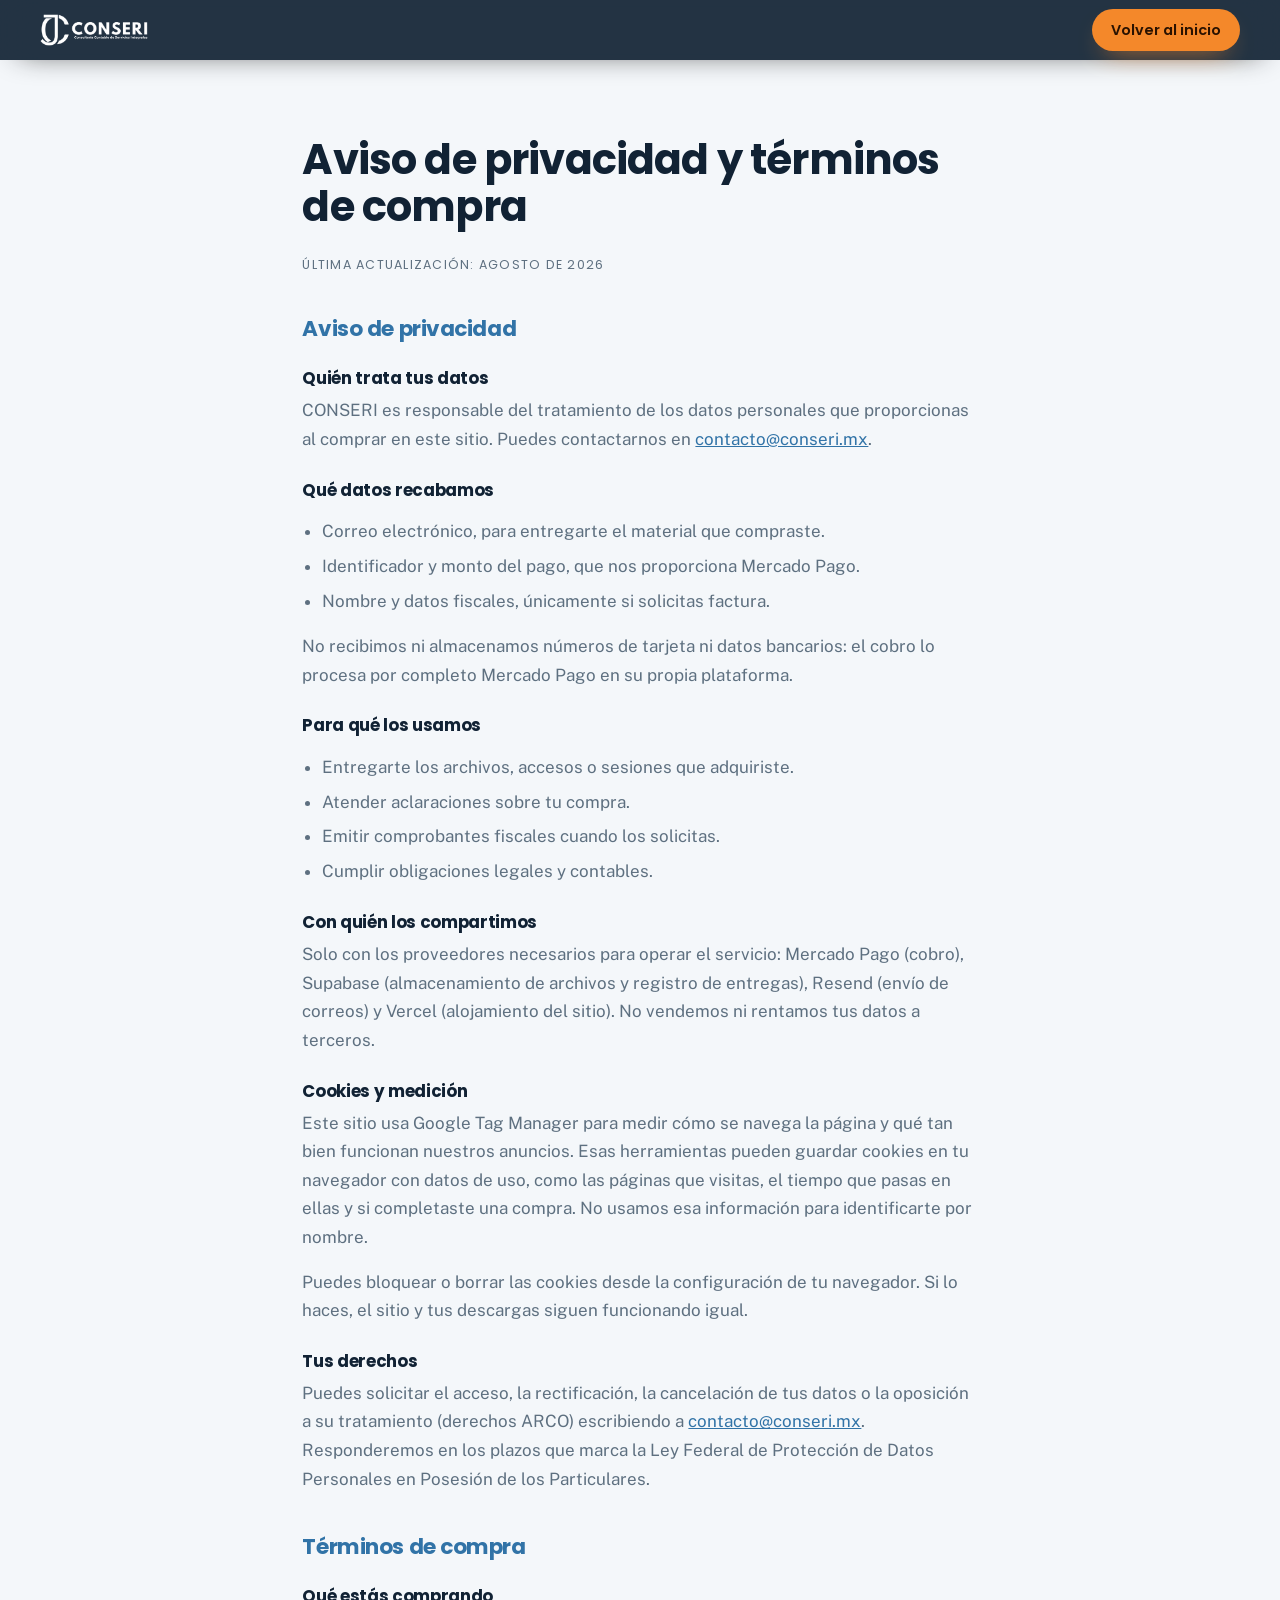
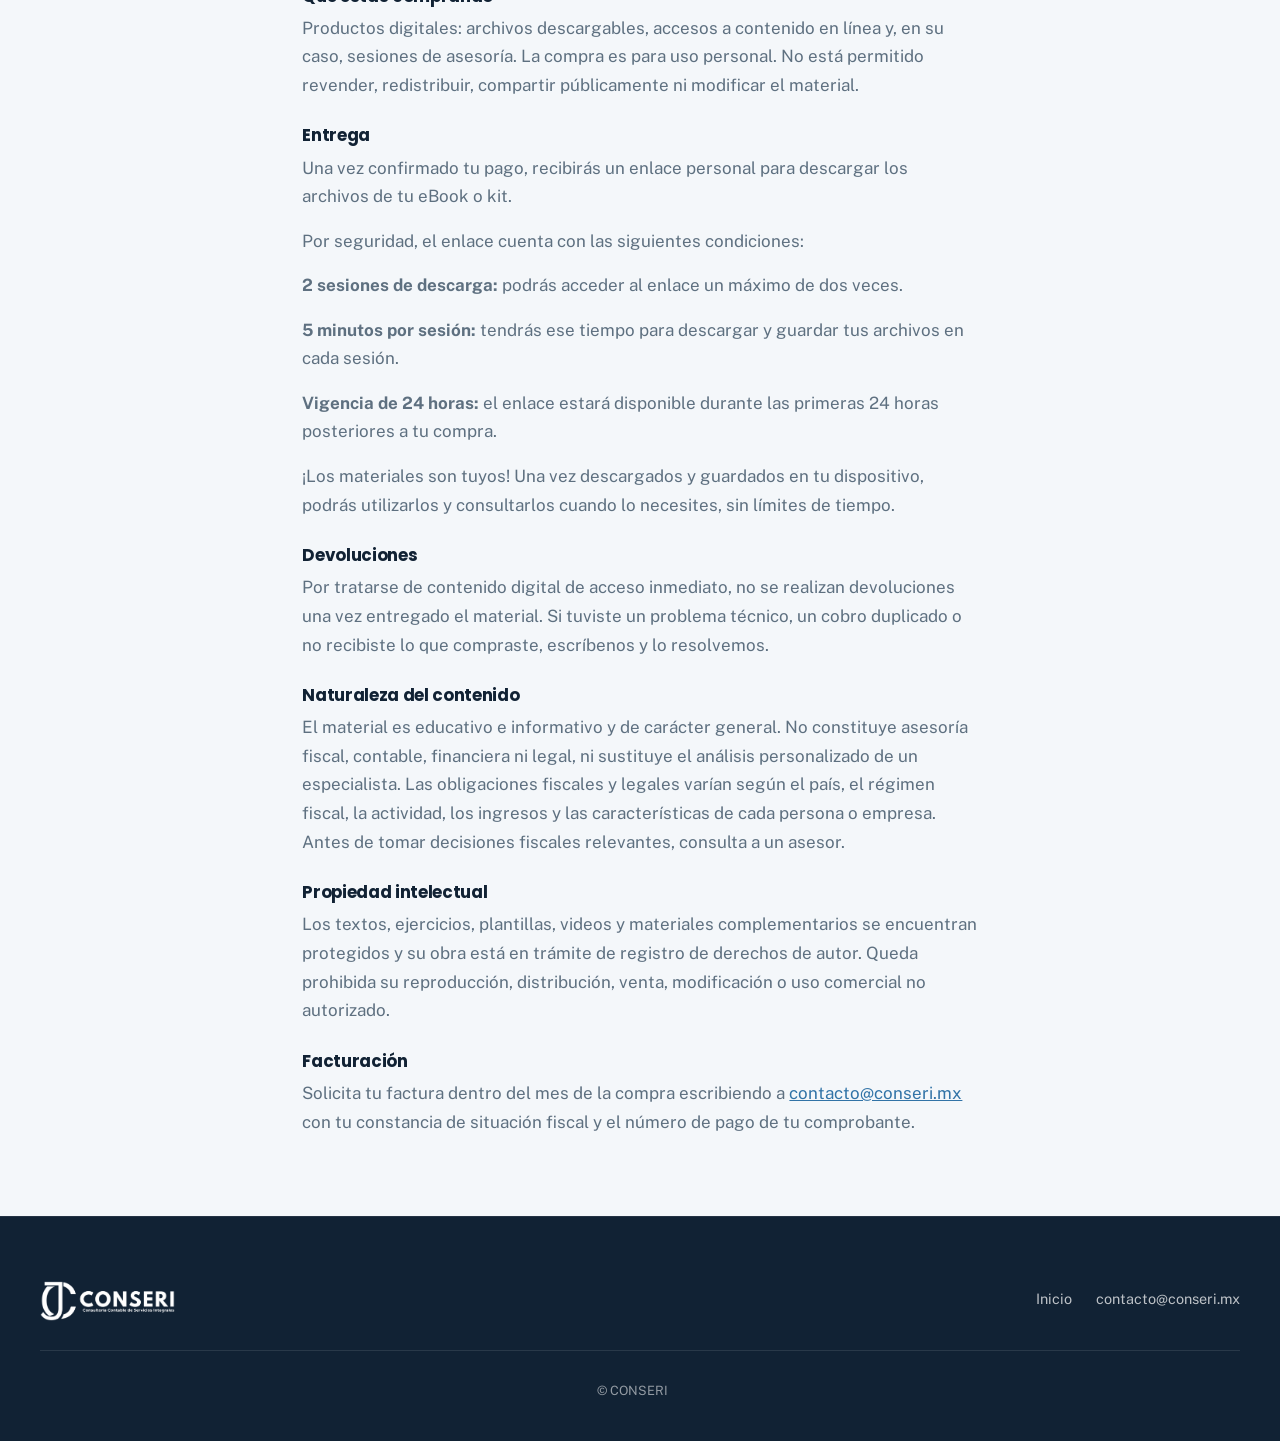
<file: legal.html>
<!DOCTYPE html>
<!--
  legal.html · Aviso de privacidad y términos de compra.
  OJO: es una base redactada con la información disponible. Antes de publicar,
  CONSERI debe confirmar razón social, domicilio fiscal, responsable de datos y
  política de devoluciones con su área legal.
-->
<html lang="es-MX">
<head>
<meta charset="UTF-8">

<!-- Google Tag Manager -->
<script>(function(w,d,s,l,i){w[l]=w[l]||[];w[l].push({'gtm.start':
new Date().getTime(),event:'gtm.js'});var f=d.getElementsByTagName(s)[0],
j=d.createElement(s),dl=l!='dataLayer'?'&l='+l:'';j.async=true;j.src=
'https://www.googletagmanager.com/gtm.js?id='+i+dl;f.parentNode.insertBefore(j,f);
})(window,document,'script','dataLayer','GTM-MN6X9CH6');</script>
<!-- End Google Tag Manager -->

<!-- Google tag (gtag.js) -->
<script async src="https://www.googletagmanager.com/gtag/js?id=AW-18470481500"></script>
<script>
  window.dataLayer = window.dataLayer || [];
  function gtag(){dataLayer.push(arguments);}
  gtag('js', new Date());

  gtag('config', 'AW-18470481500');
</script>
<!-- End Google tag -->

<meta name="viewport" content="width=device-width, initial-scale=1.0, viewport-fit=cover">
<title>Aviso de privacidad y términos · CONSERI</title>
<link rel="preconnect" href="https://fonts.googleapis.com">
<link rel="preconnect" href="https://fonts.gstatic.com" crossorigin>
<link href="https://fonts.googleapis.com/css2?family=Poppins:wght@400;500;600;700&family=Public+Sans:wght@400;500;600&display=swap" rel="stylesheet">
<link rel="icon" type="image/png" href="assets/favicon.png">
<link rel="stylesheet" href="css/styles.css">
<style>
  body{ padding-top: 4.5rem; }
  .legal{ max-width: 720px; margin: 0 auto; padding: clamp(2rem,6vw,4rem) 1.4rem 4rem; }
  .legal h1{ font-family: var(--display); font-size: clamp(1.9rem,4vw,2.6rem); color: var(--navy); margin-bottom: 1.5rem; }
  .legal h2{ font-family: var(--display); font-size: 1.35rem; color: var(--azul); margin: 2.6rem 0 .8rem; }
  .legal h3{ font-family: var(--display); font-size: 1.05rem; color: var(--navy); margin: 1.7rem 0 .5rem; }
  .legal p, .legal li{ color: var(--gris); }
  .legal ul{ padding-left: 1.2rem; }
  .legal li{ margin-bottom: .4rem; }
  .fecha{ font-family: var(--display); font-size: .78rem; letter-spacing: .1em; text-transform: uppercase; color: var(--azul); }
</style>
</head>
<body>

<!-- Google Tag Manager (noscript) -->
<noscript><iframe src="https://www.googletagmanager.com/ns.html?id=GTM-MN6X9CH6"
height="0" width="0" style="display:none;visibility:hidden"></iframe></noscript>
<!-- End Google Tag Manager (noscript) -->

<header class="barra barra--fija">
  <a class="barra__marca" href="index.html" aria-label="CONSERI, ir al inicio">
    <img src="assets/logo-horizontal-blanco.png" alt="CONSERI" class="barra__logo">
  </a>
  <a href="index.html" class="boton boton--chico">Volver al inicio</a>
</header>

<main class="legal">
  <h1>Aviso de privacidad y términos de compra</h1>
  <p class="fecha">Última actualización: agosto de 2026</p>

  <h2 id="privacidad">Aviso de privacidad</h2>

  <h3>Quién trata tus datos</h3>
  <p>
    CONSERI es responsable del tratamiento de los datos personales que
    proporcionas al comprar en este sitio. Puedes contactarnos en
    <a href="mailto:contacto@conseri.mx">contacto@conseri.mx</a>.
  </p>

  <h3>Qué datos recabamos</h3>
  <ul>
    <li>Correo electrónico, para entregarte el material que compraste.</li>
    <li>Identificador y monto del pago, que nos proporciona Mercado Pago.</li>
    <li>Nombre y datos fiscales, únicamente si solicitas factura.</li>
  </ul>
  <p>
    No recibimos ni almacenamos números de tarjeta ni datos bancarios: el cobro
    lo procesa por completo Mercado Pago en su propia plataforma.
  </p>

  <h3>Para qué los usamos</h3>
  <ul>
    <li>Entregarte los archivos, accesos o sesiones que adquiriste.</li>
    <li>Atender aclaraciones sobre tu compra.</li>
    <li>Emitir comprobantes fiscales cuando los solicitas.</li>
    <li>Cumplir obligaciones legales y contables.</li>
  </ul>

  <h3>Con quién los compartimos</h3>
  <p>
    Solo con los proveedores necesarios para operar el servicio: Mercado Pago
    (cobro), Supabase (almacenamiento de archivos y registro de entregas),
    Resend (envío de correos) y Vercel (alojamiento del sitio). No vendemos ni
    rentamos tus datos a terceros.
  </p>

  <h3>Cookies y medición</h3>
  <p>
    Este sitio usa Google Tag Manager para medir cómo se navega la página y qué
    tan bien funcionan nuestros anuncios. Esas herramientas pueden guardar
    cookies en tu navegador con datos de uso, como las páginas que visitas, el
    tiempo que pasas en ellas y si completaste una compra. No usamos esa
    información para identificarte por nombre.
  </p>
  <p>
    Puedes bloquear o borrar las cookies desde la configuración de tu navegador.
    Si lo haces, el sitio y tus descargas siguen funcionando igual.
  </p>

  <h3>Tus derechos</h3>
  <p>
    Puedes solicitar el acceso, la rectificación, la cancelación de tus datos o
    la oposición a su tratamiento (derechos ARCO) escribiendo a
    <a href="mailto:contacto@conseri.mx">contacto@conseri.mx</a>. Responderemos
    en los plazos que marca la Ley Federal de Protección de Datos Personales en
    Posesión de los Particulares.
  </p>

  <h2 id="terminos">Términos de compra</h2>

  <h3>Qué estás comprando</h3>
  <p>
    Productos digitales: archivos descargables, accesos a contenido en línea y,
    en su caso, sesiones de asesoría. La compra es para uso personal. No está
    permitido revender, redistribuir, compartir públicamente ni modificar el
    material.
  </p>

  <h3>Entrega</h3>
  <p>
    Una vez confirmado tu pago, recibirás un enlace personal para descargar los archivos de tu eBook o kit.
  </p>
  <p>
    Por seguridad, el enlace cuenta con las siguientes condiciones:
  </p>
  <p>
   <strong>2 sesiones de descarga:</strong> podrás acceder al enlace un máximo de dos veces.
  </p>
  <p>
    <strong>5 minutos por sesión:</strong> tendrás ese tiempo para descargar y guardar tus archivos en cada sesión.
  </p>
  <p>
    <strong>Vigencia de 24 horas:</strong> el enlace estará disponible durante las primeras 24 horas posteriores a tu compra.
  </p>
  <p>
    ¡Los materiales son tuyos! Una vez descargados y guardados en tu dispositivo, podrás utilizarlos y consultarlos cuando lo necesites, sin límites de tiempo.
  </p>
  <h3>Devoluciones</h3>
  <p>
    Por tratarse de contenido digital de acceso inmediato, no se realizan
    devoluciones una vez entregado el material. Si tuviste un problema técnico,
    un cobro duplicado o no recibiste lo que compraste, escríbenos y lo
    resolvemos.
  </p>

  <h3>Naturaleza del contenido</h3>
  <p>
    El material es educativo e informativo y de carácter general. No constituye
    asesoría fiscal, contable, financiera ni legal, ni sustituye el análisis
    personalizado de un especialista. Las obligaciones fiscales y legales varían
    según el país, el régimen fiscal, la actividad, los ingresos y las
    características de cada persona o empresa. Antes de tomar decisiones
    fiscales relevantes, consulta a un asesor.
  </p>

  <h3>Propiedad intelectual</h3>
  <p>
    Los textos, ejercicios, plantillas, videos y materiales complementarios se
    encuentran protegidos y su obra está en trámite de registro de derechos de
    autor. Queda prohibida su reproducción, distribución, venta, modificación o
    uso comercial no autorizado.
  </p>

  <h3>Facturación</h3>
  <p>
    Solicita tu factura dentro del mes de la compra escribiendo a
    <a href="mailto:contacto@conseri.mx">contacto@conseri.mx</a> con tu constancia
    de situación fiscal y el número de pago de tu comprobante.
  </p>
</main>

<footer class="pie">
  <div class="pie__arriba">
    <img src="assets/logo-horizontal-blanco.png" alt="CONSERI" class="pie__logo">
    <nav class="pie__nav" aria-label="Enlaces">
      <a href="index.html">Inicio</a>
      <a href="mailto:contacto@conseri.mx">contacto@conseri.mx</a>
    </nav>
  </div>
  <p class="pie__creditos">© CONSERI</p>
</footer>
</body>
</html>
</file>
<file: css/styles.css>
/* ============================================================================
   CONSERI · styles.css
   ----------------------------------------------------------------------------
   Todos los colores viven en :root. Cambias ahí y cambia el sitio entero,
   incluida la página de descarga del back-end.
   ============================================================================ */

/* ---- Tipografía de marca ----------------------------------------------------
   La lámina pide TT FORS para encabezados. No es una fuente libre, así que el
   sitio usa Poppins mientras tanto. Cuando CONSERI entregue el archivo:
     1. Pon TTFors-Bold.woff2 y TTFors-Regular.woff2 en assets/fuentes/
     2. Descomenta este bloque
     3. En --display pon: 'TT Fors', 'Poppins', sans-serif
--------------------------------------------------------------------------------
@font-face{
  font-family: 'TT Fors';
  src: url('../assets/fuentes/TTFors-Bold.woff2') format('woff2');
  font-weight: 700;
  font-display: swap;
}
@font-face{
  font-family: 'TT Fors';
  src: url('../assets/fuentes/TTFors-Regular.woff2') format('woff2');
  font-weight: 400;
  font-display: swap;
}
--------------------------------------------------------------------------- */

:root{
  /* ---- Paleta oficial (tomada de la lámina de marca) ---- */
  --navy:    #112234;   /* azul institucional oscuro */
  --azul:    #3173A7;   /* azul medio */
  --naranja: #F4882A;   /* acento y acciones */

  /* ---- Derivados, para no inventar colores fuera de la marca ---- */
  --navy-suave:  #1B3550;
  --navy-humo:   #24405E;
  --azul-claro:  #6BA3CF;
  --azul-humo:   #D6E4F0;
  --naranja-claro: #FFA85C;
  --blanco: #FFFFFF;
  --hueso:  #F4F7FA;
  --gris:   #5E7080;

  /* ---- Tipografías ---- */
  --display: 'Poppins', system-ui, sans-serif;   /* títulos */
  --cuerpo:  'Public Sans', system-ui, sans-serif;

  /* ---- Medidas ---- */
  --ancho: 1200px;
  --radio: 16px;
  --sombra: 0 22px 60px -28px rgba(17, 34, 52, .45);
  --curva: cubic-bezier(.22, 1, .36, 1);
}

/* ============================ BASE ============================ */
*{ box-sizing: border-box; }

html{ scroll-behavior: smooth; }

body{
  margin: 0;
  background: var(--hueso);
  color: var(--navy);
  font-family: var(--cuerpo);
  font-size: 17px;
  line-height: 1.68;
  overflow-x: clip;
  padding-left: env(safe-area-inset-left);
  padding-right: env(safe-area-inset-right);
}

h1, h2, h3{
  font-family: var(--display);
  font-weight: 700;
  line-height: 1.14;
  letter-spacing: -.02em;
  margin: 0;
}

p{ margin: 0 0 1rem; }
a{ color: var(--azul); }
img{ max-width: 100%; height: auto; }

:focus-visible{
  outline: 3px solid var(--naranja);
  outline-offset: 3px;
  border-radius: 6px;
}

/* Evita que el texto de la portada desborde su columna en pantallas angostas */
.portada__texto{ min-width: 0; }

/* ============================ BARRA DE PROGRESO ============================ */
.progreso{
  position: fixed;
  top: 0; left: 0;
  height: 3px;
  width: 0;
  background: var(--naranja);
  z-index: 100;
  transition: width .1s linear;
}

/* ============================ BOTONES ============================ */
.boton{
  position: relative;
  display: inline-flex;
  align-items: center;
  justify-content: center;
  min-height: 50px;
  padding: 0 1.8rem;
  border: 0;
  border-radius: 999px;
  background: var(--naranja);
  color: #2A1200;
  font-family: var(--display);
  font-size: 1rem;
  font-weight: 600;
  text-decoration: none;
  cursor: pointer;
  overflow: hidden;
  transition: transform .25s var(--curva), box-shadow .25s var(--curva);
  box-shadow: 0 12px 26px -14px rgba(244, 136, 42, .95);
}
/* Brillo que barre el botón al pasar el cursor */
.boton::after{
  content: "";
  position: absolute;
  top: 0; left: -60%;
  width: 45%;
  height: 100%;
  background: linear-gradient(100deg, transparent, rgba(255,255,255,.55), transparent);
  transform: skewX(-18deg);
  transition: left .6s var(--curva);
}
.boton:hover{
  transform: translateY(-3px);
  box-shadow: 0 20px 34px -16px rgba(244, 136, 42, 1);
}
.boton:hover::after{ left: 120%; }
.boton:active{ transform: translateY(-1px); }
.boton[disabled]{ opacity: .65; cursor: progress; transform: none; }

.boton--chico{ min-height: 42px; padding: 0 1.2rem; font-size: .9rem; }
.boton--grande{ min-height: 58px; padding: 0 2.3rem; font-size: 1.05rem; }
.boton--bloque{ width: 100%; margin-top: auto; }

.enlace-suave{
  position: relative;
  color: var(--blanco);
  font-family: var(--display);
  font-weight: 500;
  text-decoration: none;
  padding-bottom: 4px;
}
.enlace-suave::after{
  content: "";
  position: absolute;
  left: 0; bottom: 0;
  width: 100%;
  height: 2px;
  background: var(--naranja);
  transform: scaleX(.35);
  transform-origin: left;
  transition: transform .35s var(--curva);
}
.enlace-suave:hover::after{ transform: scaleX(1); }

/* ============================ ENCABEZADO ============================ */
.barra{
  position: fixed;
  top: 0; left: 0; right: 0;
  z-index: 90;
  display: flex;
  align-items: center;
  gap: 1.5rem;
  padding: .9rem clamp(1rem, 4vw, 2.5rem);
  background: transparent;
  transition: background .35s ease, padding .35s ease, box-shadow .35s ease;
}
/* js/script.js pone .barra--fija al bajar */
.barra--fija{
  background: rgba(17, 34, 52, .92);
  backdrop-filter: blur(16px);
  padding-top: .55rem;
  padding-bottom: .55rem;
  box-shadow: 0 10px 30px -20px rgba(0, 0, 0, .9);
}

.barra__marca{ margin-right: auto; display: flex; }
.barra__logo{
  height: 38px;
  width: auto;
  transition: height .35s ease;
}
.barra--fija .barra__logo{ height: 32px; }

.barra__nav{ display: flex; gap: 1.7rem; }
.barra__nav a{
  position: relative;
  color: rgba(255, 255, 255, .82);
  font-family: var(--display);
  font-weight: 500;
  font-size: .93rem;
  text-decoration: none;
  padding: .4rem 0;
}
.barra__nav a::after{
  content: "";
  position: absolute;
  left: 0; bottom: 0;
  width: 100%;
  height: 2px;
  background: var(--naranja);
  transform: scaleX(0);
  transform-origin: right;
  transition: transform .3s var(--curva);
}
.barra__nav a:hover{ color: var(--blanco); }
.barra__nav a:hover::after{ transform: scaleX(1); transform-origin: left; }

/* ============================ PORTADA ============================ */
.portada{
  position: relative;
  min-height: 100svh;
  display: flex;
  align-items: center;
  background: var(--navy);
  overflow: hidden;
  padding: 7rem clamp(1.2rem, 5vw, 2rem) 5rem;
}
/* Halos de color, muy suaves, detrás del contenido */
.portada::before{
  content: "";
  position: absolute;
  width: 62vw; height: 62vw;
  top: -22vw; right: -14vw;
  background: radial-gradient(circle, rgba(49, 115, 167, .45), transparent 62%);
  filter: blur(10px);
  animation: flotar 16s ease-in-out infinite alternate;
}
.portada::after{
  content: "";
  position: absolute;
  width: 48vw; height: 48vw;
  bottom: -22vw; left: -14vw;
  background: radial-gradient(circle, rgba(244, 136, 42, .26), transparent 62%);
  filter: blur(10px);
  animation: flotar 20s ease-in-out infinite alternate-reverse;
}
@keyframes flotar{
  from{ transform: translate3d(0, 0, 0) scale(1); }
  to  { transform: translate3d(-3%, 4%, 0) scale(1.12); }}

.portada__lienzo{
  position: absolute;
  inset: 0;
  width: 100%;
  height: 100%;
  pointer-events: none;
}

.portada__contenido{
  position: relative;
  z-index: 2;
  width: 100%;
  max-width: var(--ancho);
  margin: 0 auto;
  display: grid;
  grid-template-columns: 1.08fr .92fr;
  gap: clamp(2rem, 5vw, 4rem);
  align-items: center;
}

.etiqueta{
  display: inline-flex;
  align-items: center;
  gap: .6rem;
  font-family: var(--display);
  font-size: .74rem;
  font-weight: 600;
  letter-spacing: .2em;
  text-transform: uppercase;
  color: var(--naranja);
  margin: 0 0 1.2rem;
}
.etiqueta--clara{ color: var(--naranja); }
.etiqueta__punto{
  width: 8px; height: 8px;
  border-radius: 50%;
  background: var(--naranja);
  box-shadow: 0 0 0 0 rgba(244, 136, 42, .7);
  animation: pulso 2.4s infinite;
}
@keyframes pulso{
  0%  { box-shadow: 0 0 0 0 rgba(244, 136, 42, .6); }
  70% { box-shadow: 0 0 0 12px rgba(244, 136, 42, 0); }
  100%{ box-shadow: 0 0 0 0 rgba(244, 136, 42, 0); }}

.titular{
  font-size: clamp(2.2rem, 5vw, 3.7rem);
  font-weight: 700;
  color: var(--blanco);
  margin-bottom: 1.5rem;
}
.titular__acento{
  display: block;
  background: linear-gradient(100deg, var(--naranja) 0%, var(--naranja-claro) 45%, var(--azul-claro) 100%);
  -webkit-background-clip: text;
  background-clip: text;
  color: transparent;
}

.entrada{
  font-size: 1.08rem;
  color: rgba(255, 255, 255, .74);
  max-width: 48ch;
  margin-bottom: 2.2rem;
}

.portada__acciones{
  display: flex;
  align-items: center;
  gap: 1.8rem;
  flex-wrap: wrap;
  margin-bottom: 2.4rem;
}

.portada__sellos{
  display: flex;
  flex-wrap: wrap;
  gap: .6rem 1.6rem;
  list-style: none;
  margin: 0;
  padding: 0;
  font-size: .82rem;
  color: rgba(255, 255, 255, .6);
}
.portada__sellos li{ display: flex; align-items: center; gap: .5rem; }
.portada__sellos li::before{
  content: "";
  width: 5px; height: 5px;
  border-radius: 50%;
  background: var(--naranja);
}

/* ---- Flecha de bajar ---- */
.portada__bajar{
  position: absolute;
  bottom: 2rem;
  left: 50%;
  transform: translateX(-50%);
  width: 26px; height: 42px;
  border: 2px solid rgba(255, 255, 255, .3);
  border-radius: 999px;
  z-index: 3;
}
.portada__bajar span{
  position: absolute;
  top: 8px; left: 50%;
  width: 4px; height: 8px;
  margin-left: -2px;
  border-radius: 2px;
  background: var(--naranja);
  animation: bajar 1.8s infinite;
}
@keyframes bajar{
  0%  { transform: translateY(0);    opacity: 0; }
  35% { opacity: 1; }
  100%{ transform: translateY(16px); opacity: 0; }}

/* ============================ LIBRO EN 3D ============================
   Seis caras armadas con transform-style: preserve-3d. Las variables
   --giro-x y --giro-y las mueve js/script.js segun el cursor.

   La flotacion va en un contenedor aparte (.libro__flota) para que no pelee
   con el giro: asi el libro puede rotar y subir al mismo tiempo sin que una
   animacion pise a la otra.
============================================================================ */
.escena{
  position: relative;
  display: flex;
  align-items: center;
  justify-content: center;
  perspective: 1700px;
  perspective-origin: 50% 45%;
  min-height: 520px;
}

.libro__flota{
  /* --desplace lo mueve js/script.js con el scroll (efecto de profundidad) */
  --desplace: 0px;
  transform-style: preserve-3d;
  animation: levitar 7s ease-in-out infinite;
}
@keyframes levitar{
  0%, 100%{ transform: translateY(var(--desplace)); }
  50%     { transform: translateY(calc(var(--desplace) - 16px)); }}

.libro{
  --giro-x: -7deg;
  --giro-y: -28deg;
  position: relative;
  width: 310px;
  height: 440px;
  transform-style: preserve-3d;
  transform: rotateX(var(--giro-x)) rotateY(var(--giro-y));
  transition: transform .6s var(--curva);
}

.libro__cara{
  position: absolute;
  backface-visibility: hidden;
}

/* ---- Portada ----
   Tres capas: el degradado base, una luz especular fija que viene de arriba a
   la izquierda, y una sombra en el canto de union con el lomo. */
.libro__cara--frente{
  width: 310px; height: 440px;
  transform: translateZ(21px);
  background:
    linear-gradient(105deg, rgba(255,255,255,.10) 0%, transparent 34%),
    linear-gradient(90deg, rgba(0,0,0,.34) 0 10px, transparent 26px),
    linear-gradient(155deg, #1B3A58 0%, var(--navy) 52%, #0A1622 100%);
  border-radius: 2px 10px 10px 2px;
  box-shadow:
    inset -1px 0 0 rgba(255,255,255,.06),
    0 0 50px -12px rgba(0,0,0,.65);
  overflow: hidden;
}

/* ---- Contraportada ---- */
.libro__cara--atras{
  width: 310px; height: 440px;
  transform: translateZ(-21px) rotateY(180deg);
  background:
    linear-gradient(90deg, rgba(0,0,0,.3) 0 10px, transparent 26px),
    linear-gradient(155deg, #16304A, #0A1622);
  border-radius: 2px 10px 10px 2px;
}

/* ---- Lomo, con el titulo en vertical ---- */
.libro__cara--lomo{
  width: 42px; height: 440px;
  left: -21px;
  transform: rotateY(-90deg);
  background:
    linear-gradient(90deg, rgba(0,0,0,.35), transparent 30%, rgba(0,0,0,.3)),
    linear-gradient(180deg, var(--azul) 0%, var(--navy) 65%);
  border-radius: 3px 0 0 3px;
  display: flex;
  align-items: center;
  justify-content: center;
}
.lomo__texto{
  writing-mode: vertical-rl;
  transform: rotate(180deg);
  font-family: var(--display);
  font-size: .62rem;
  font-weight: 600;
  letter-spacing: .3em;
  text-transform: uppercase;
  color: rgba(255, 255, 255, .78);
  white-space: nowrap;
}

/* ---- Canto: el bloque de hojas ----
   Las lineas finas simulan las paginas; el degradado encima les da volumen
   para que no se vean como un codigo de barras plano. */
.libro__cara--canto{
  width: 42px; height: 440px;
  right: -21px;
  transform: rotateY(90deg);
  background:
    linear-gradient(90deg, rgba(0,0,0,.28), transparent 22%, transparent 78%, rgba(0,0,0,.16)),
    repeating-linear-gradient(90deg, #FFFFFF 0 1.5px, #D3DDE6 1.5px 3px);
  border-radius: 0 3px 3px 0;
}
.libro__cara--arriba{
  width: 310px; height: 42px;
  top: -21px;
  transform: rotateX(90deg) translateZ(21px);
  background:
    linear-gradient(90deg, rgba(0,0,0,.42) 0 12px, transparent 30px),
    repeating-linear-gradient(90deg, #FBFCFD 0 1.5px, #DDE5EC 1.5px 3px);
}
.libro__cara--abajo{
  width: 310px; height: 42px;
  bottom: -21px;
  transform: rotateX(-90deg) translateZ(21px);
  background:
    linear-gradient(90deg, rgba(0,0,0,.42) 0 12px, transparent 30px),
    repeating-linear-gradient(90deg, #EEF3F7 0 1.5px, #C9D5DF 1.5px 3px);
}

/* ---- Contenido de la cubierta ----
   Ahora es la imagen de la portada real; el marco interior se apaga. */
.cubierta::before{ display: none; }
.cubierta{
  height: 100%;
  padding: 2.2rem 1.7rem 2rem 2.1rem;
  display: flex;
  flex-direction: column;
  align-items: flex-start;
  position: relative;
  overflow: hidden;
}
.cubierta::before{
  content: "";
  position: absolute;
  inset: 16px 14px 16px 22px;
  border: 1px solid rgba(255, 255, 255, .13);
  border-radius: 3px;
  pointer-events: none;
}

/* ---- Reflejo que recorre la portada ----
   Antes se quedaba visible en la esquina cuando terminaba el recorrido. Ahora
   la opacidad arranca y termina en cero, asi que fuera del barrido el destello
   sencillamente no existe. */
.cubierta__brillo{
  position: absolute;
  top: -40%;
  left: 0;
  width: 58%;
  height: 180%;
  pointer-events: none;
  background: linear-gradient(
    100deg,
    transparent 0%,
    rgba(255, 255, 255, .05) 35%,
    rgba(255, 255, 255, .20) 50%,
    rgba(255, 255, 255, .05) 65%,
    transparent 100%
  );
  transform: translateX(-200%) rotate(16deg);
  opacity: 0;
  animation: reflejo 9s ease-in-out infinite;
}
@keyframes reflejo{
  0%, 68% { transform: translateX(-200%) rotate(16deg); opacity: 0; }
  72%     { opacity: 1; }
  94%     { opacity: 1; }
  100%    { transform: translateX(320%) rotate(16deg); opacity: 0; }}

/* Sombra del libro en el piso */
.escena__sombra{
  position: absolute;
  bottom: 26px;
  width: 260px; height: 26px;
  background: radial-gradient(ellipse, rgba(0, 0, 0, .5), transparent 68%);
  filter: blur(6px);
  animation: sombra 6s ease-in-out infinite;
}
@keyframes sombra{
  0%, 100%{ transform: scale(1);   opacity: .5; }
  50%     { transform: scale(.86); opacity: .32; }}

/* ============================ CINTA DE SERVICIOS ============================ */
.cinta{
  background: var(--naranja);
  color: #2A1200;
  overflow: hidden;
  padding: .85rem 0;
  border-top: 1px solid rgba(0,0,0,.06);
}
.cinta__pista{
  display: flex;
  align-items: center;
  gap: 2rem;
  width: max-content;
  font-family: var(--display);
  font-weight: 600;
  font-size: .92rem;
  letter-spacing: .04em;
  animation: correr 34s linear infinite;
}
.cinta__punto{ font-size: .6rem; opacity: .55; }
.cinta:hover .cinta__pista{ animation-play-state: paused; }
@keyframes correr{
  from{ transform: translateX(0); }
  to  { transform: translateX(-50%); }}

/* ============================ SECCIONES ============================ */
.seccion{ padding: clamp(4rem, 9vw, 7rem) clamp(1.2rem, 5vw, 2rem); }
.seccion > *{ max-width: var(--ancho); margin-left: auto; margin-right: auto; }

.seccion--clara{ background: var(--hueso); }
.seccion--navy{
  background: var(--navy);
  color: rgba(255, 255, 255, .78);
  background-image:
    linear-gradient(rgba(255,255,255,.035) 1px, transparent 1px),
    linear-gradient(90deg, rgba(255,255,255,.035) 1px, transparent 1px);
  background-size: 40px 40px;
}
.seccion--navy .seccion__titulo{ color: var(--blanco); }
.seccion--navy .seccion__intro{ color: rgba(255, 255, 255, .68); }

.seccion__cabecera{ max-width: 60ch; margin-bottom: 3.2rem; }
.seccion__titulo{
  font-size: clamp(1.8rem, 3.8vw, 2.7rem);
  color: var(--navy);
  margin-bottom: 1rem;
}
.seccion__intro{ color: var(--gris); font-size: 1.04rem; margin: 0; }

.desglose__barra{
  height: 12px;
  background: var(--azul-humo);
  border-radius: 999px;
  overflow: hidden;
}
.desglose__barra span{
  display: block;
  height: 100%;
  width: 0;
  border-radius: 999px;
  background: var(--azul);
  transition: width 1.1s var(--curva);
}

.desglose__monto{
  margin: 0;
  font-family: var(--display);
  font-weight: 600;
  font-size: 1.15rem;
  color: var(--navy);
  min-width: 6.5ch;
  text-align: right;
  font-variant-numeric: tabular-nums;
}

/* ============================ PIEZAS DEL KIT ============================ */
.piezas{
  display: grid;
  grid-template-columns: repeat(auto-fit, minmax(240px, 1fr));
  gap: 1.4rem;
  perspective: 1000px;
}
.pieza{
  background: rgba(255, 255, 255, .05);
  border: 1px solid rgba(255, 255, 255, .12);
  border-radius: var(--radio);
  padding: 1.8rem 1.6rem;
  transform-style: preserve-3d;
  will-change: transform;
  transition: background .3s ease, border-color .3s ease, transform .25s var(--curva);
}
.pieza:hover{
  background: rgba(255, 255, 255, .08);
  border-color: rgba(244, 136, 42, .5);
}
.pieza__icono{
  display: grid;
  place-items: center;
  width: 50px; height: 50px;
  border-radius: 13px;
  background: rgba(244, 136, 42, .16);
  color: var(--naranja);
  margin-bottom: 1.2rem;
  transform: translateZ(28px);
}
.pieza__icono svg{ width: 26px; height: 26px; }
.pieza__titulo{
  font-size: 1.2rem;
  color: var(--blanco);
  margin-bottom: .6rem;
  transform: translateZ(18px);
}
.pieza__texto{
  margin: 0;
  font-size: .94rem;
  color: rgba(255, 255, 255, .66);
  transform: translateZ(10px);
}

.indice__fila{
  position: relative;
  display: grid;
  grid-template-columns: 66px 1fr;
  gap: 1.2rem;
  padding: 1.5rem 1.2rem;
  border-radius: 12px;
  transition: background .3s ease, transform .3s var(--curva);
}
.indice__fila::before{
  content: "";
  position: absolute;
  left: -2.6rem;
  top: 2.1rem;
  width: 12px; height: 12px;
  margin-left: 7px;
  border-radius: 50%;
  background: var(--hueso);
  border: 2px solid var(--azul-humo);
  transition: border-color .3s ease, background .3s ease;
}
.indice__fila:hover{ background: var(--blanco); transform: translateX(6px); }
.indice__fila:hover::before{ border-color: var(--naranja); background: var(--naranja); }

/* ============================ RUTA DE 7 DÍAS ============================ */
.ruta{
  display: grid;
  grid-auto-flow: column;
  grid-auto-columns: minmax(230px, 1fr);
  gap: 1.1rem;
  overflow-x: auto;
  padding-bottom: 1rem;
  scroll-snap-type: x mandatory;
  -webkit-overflow-scrolling: touch;
}
.ruta::-webkit-scrollbar{ height: 6px; }
.ruta::-webkit-scrollbar-thumb{ background: rgba(255,255,255,.2); border-radius: 999px; }

.dia{
  scroll-snap-align: start;
  background: rgba(255, 255, 255, .05);
  border: 1px solid rgba(255, 255, 255, .12);
  border-top: 3px solid var(--naranja);
  border-radius: 12px;
  padding: 1.4rem;
  transition: background .3s ease, transform .3s var(--curva);
}
.dia:hover{ background: rgba(255, 255, 255, .09); transform: translateY(-6px); }
.dia__num{
  font-family: var(--display);
  font-size: .74rem;
  font-weight: 600;
  letter-spacing: .16em;
  text-transform: uppercase;
  color: var(--naranja);
  margin: 0 0 .7rem;
}
.dia__titulo{ font-size: 1.05rem; color: var(--blanco); margin-bottom: .5rem; }
.dia__texto{ margin: 0; font-size: .9rem; color: rgba(255, 255, 255, .64); }

/* ============================ CATÁLOGO ============================ */
.catalogo{
  display: grid;
  grid-template-columns: repeat(auto-fit, minmax(285px, 1fr));
  gap: 1.6rem;
  align-items: stretch;
  /* Espacio arriba para que la insignia que sobresale no quede cortada */
  padding-top: 14px;
}
.producto{
  display: flex;
  flex-direction: column;
  background: var(--blanco);
  border: 1px solid var(--azul-humo);
  border-radius: var(--radio);
  padding: 2rem 1.8rem;
  position: relative;
  /* Sin overflow:hidden: cortaba la insignia que sobresale por arriba. */
  /* Sin inclinacion 3D a proposito: estas tarjetas llevan boton de pago y el
     giro movia el objetivo justo cuando la persona iba a dar clic. */
  --px: 50%;
  --py: 0%;
  transition: box-shadow .35s var(--curva), border-color .35s ease,
              transform .35s var(--curva);
}

/* Luz suave que sigue al cursor dentro de la tarjeta. Es solo un degradado:
   la tarjeta no se mueve, asi que el boton nunca se escapa del clic. */
.producto::after{
  content: "";
  position: absolute;
  inset: 0;
  border-radius: var(--radio);
  background: radial-gradient(
    420px circle at var(--px) var(--py),
    rgba(49, 115, 167, .09),
    transparent 62%
  );
  opacity: 0;
  transition: opacity .4s ease;
  pointer-events: none;
}
.producto:hover::after{ opacity: 1; }

/* La franja de color al pasar el cursor se dibuja con una sombra interior,
   no con una barra encima. Una barra recta se asomaba por las esquinas
   redondeadas; la sombra interior sigue la curva exacta de la tarjeta. */
.producto:hover{
  transform: translateY(-8px);
  box-shadow: var(--sombra), inset 0 4px 0 0 var(--naranja);
  border-color: var(--azul-claro);
}

.producto--destacado{
  border: 2px solid var(--azul);
  box-shadow: var(--sombra);
}
.producto--destacado:hover{
  box-shadow: var(--sombra), inset 0 4px 0 0 var(--naranja);
}

@keyframes insignia{
  0%, 100%{ box-shadow: 0 0 0 0 rgba(49, 115, 167, .45); }
  55%     { box-shadow: 0 0 0 10px rgba(49, 115, 167, 0); }}

/* Los renglones de la lista entran escalonados cuando la tarjeta aparece.
   El retraso lo pone js/script.js con --paso. */
.producto__lista li{
  opacity: 0;
  transform: translateX(-8px);
  transition: opacity .5s var(--curva), transform .5s var(--curva);
  transition-delay: calc(var(--paso, 0) * 70ms);
}
.producto.visible .producto__lista li{ opacity: 1; transform: none; }

/* El precio y el boton cierran la secuencia */
.producto__precio{
  opacity: 0;
  transform: translateY(10px);
  transition: opacity .6s var(--curva) .35s, transform .6s var(--curva) .35s;
}
.producto.visible .producto__precio{ opacity: 1; transform: none; }

.producto .boton--bloque{
  opacity: 0;
  transform: translateY(10px);
  transition: opacity .6s var(--curva) .5s, transform .6s var(--curva) .5s,
              box-shadow .25s var(--curva), background .25s ease;
}
.producto.visible .boton--bloque{ opacity: 1; transform: none; }
.producto:hover .boton--bloque{ transform: translateY(-2px); }
.producto__insignia{
  position: absolute;
  top: -14px; left: 1.8rem;
  z-index: 2;
  background: var(--azul);
  color: var(--blanco);
  font-family: var(--display);
  font-size: .68rem;
  font-weight: 600;
  letter-spacing: .12em;
  text-transform: uppercase;
  padding: .35rem .9rem;
  border-radius: 999px;
  margin: 0;
  /* Respira despacio para llamar la atencion sin gritar */
  animation: insignia 4s ease-in-out infinite;
}
.producto__tipo{
  font-family: var(--display);
  font-size: .7rem;
  font-weight: 600;
  letter-spacing: .14em;
  text-transform: uppercase;
  color: var(--azul);
  margin: 0 0 .6rem;
  transition: letter-spacing .4s var(--curva), color .3s ease;
}
.producto__nombre{
  position: relative;
  display: inline-block;
  font-size: 1.42rem;
  color: var(--navy);
  margin-bottom: .6rem;
}
.producto__nombre::after{
  content: "";
  position: absolute;
  left: 0; bottom: -4px;
  width: 100%;
  height: 2px;
  border-radius: 2px;
  background: var(--naranja);
  transform: scaleX(0);
  transform-origin: left;
  transition: transform .45s var(--curva);
}
.producto:hover .producto__nombre::after{ transform: scaleX(1); }

/* La etiqueta de arriba se abre un poco al pasar el cursor */
.producto:hover .producto__tipo{ letter-spacing: .2em; color: var(--naranja); }
.producto__descripcion{ color: var(--gris); font-size: .95rem; }
.producto__lista{ list-style: none; margin: 0 0 1.6rem; padding: 0; font-size: .93rem; }
/* Empuja el boton al fondo para que los tres queden a la misma altura */
.producto .boton--bloque{ margin-top: auto; }
.producto__lista li{
  display: flex;
  align-items: flex-start;
  gap: .6rem;
  padding: .4rem 0;
  border-bottom: 1px dotted var(--azul-humo);
  color: var(--gris);
}
.producto__lista li::before{
  content: "";
  flex: none;
  width: 7px; height: 7px;
  margin-top: .55rem;
  border-radius: 50%;
  background: var(--naranja);
}
.producto__precio{
  font-family: var(--display);
  font-size: 2.5rem;
  font-weight: 700;
  color: var(--navy);
  margin: 0 0 1.3rem;
  line-height: 1;
}
.producto__moneda{ font-size: 1.2rem; vertical-align: super; color: var(--gris); }
/* Cuando el precio no es una cifra (asesoría: "Precio a consultar") */
.producto__precio--consultar{
  font-size: 1.35rem;
  color: var(--azul);
  line-height: 1.3;
}
.producto__divisa{
  font-size: .7rem;
  letter-spacing: .1em;
  color: var(--gris);
  margin-left: .4rem;
  font-weight: 500;
}

.aviso-compra{
  max-width: 48ch;
  margin: 1.8rem auto 0;
  padding: .95rem 1.2rem;
  border-radius: 12px;
  background: #FFF1E3;
  border: 1px solid var(--naranja);
  color: #8A3C00;
  font-size: .93rem;
  text-align: center;
}
.nota-pago{ text-align: center; color: var(--gris); font-size: .92rem; margin: 2rem 0 0; }

/* ============================ BLOQUE CONSERI ============================ */
.firma{
  display: grid;
  grid-template-columns: 1.35fr .8fr;
  gap: clamp(2rem, 5vw, 4rem);
  align-items: center;
}
.firma__texto p{ color: rgba(255, 255, 255, .7); }
.firma__autor{ color: rgba(255, 255, 255, .9); }
.firma__servicios{
  display: grid;
  grid-template-columns: repeat(auto-fit, minmax(190px, 1fr));
  gap: .4rem 1.4rem;
  list-style: none;
  margin: 2rem 0 0;
  padding: 1.4rem 0 0;
  border-top: 2px solid var(--naranja);
  font-family: var(--display);
  font-size: .9rem;
  font-weight: 500;
  color: rgba(255, 255, 255, .8);
}
.firma__servicios li{ padding: .35rem 0; }

/* ---- Sello giratorio ---- */
.sello{
  position: relative;
  display: grid;
  place-items: center;
  aspect-ratio: 1;
  max-width: 320px;
  margin: 0 auto;
}
.sello__anillo{
  width: 100%;
  height: 100%;
  animation: girar 26s linear infinite;
}
@keyframes girar{ to{ transform: rotate(360deg); }}
.sello__texto{
  font-family: var(--display);
  font-size: 12.5px;
  font-weight: 600;
  letter-spacing: .18em;
  fill: rgba(255, 255, 255, .5);
}
.sello__marca{
  position: absolute;
  width: 42%;
  filter: drop-shadow(0 12px 26px rgba(0, 0, 0, .45));
}

/* ============================ DUDAS ============================ */
.dudas{ display: grid; gap: .8rem; }
.duda{
  background: var(--blanco);
  border: 1px solid var(--azul-humo);
  border-radius: 12px;
  padding: 1.1rem 1.4rem;
  transition: border-color .3s ease, box-shadow .3s ease;
}
.duda[open]{ border-color: var(--azul-claro); box-shadow: var(--sombra); }
.duda summary{
  cursor: pointer;
  font-family: var(--display);
  font-weight: 600;
  font-size: 1.02rem;
  color: var(--navy);
  list-style: none;
  display: flex;
  justify-content: space-between;
  align-items: center;
  gap: 1rem;
  min-height: 32px;
}
.duda summary::-webkit-details-marker{ display: none; }
.duda summary::after{
  content: "";
  flex: none;
  width: 12px; height: 12px;
  border-right: 2px solid var(--naranja);
  border-bottom: 2px solid var(--naranja);
  transform: rotate(45deg) translate(-2px, -2px);
  transition: transform .3s var(--curva);
}
.duda[open] summary::after{ transform: rotate(-135deg) translate(-3px, -3px); }
.duda p{ margin: .9rem 0 0; color: var(--gris); font-size: .96rem; }

/* ============================ CIERRE ============================ */
.cierre{
  position: relative;
  text-align: center;
  padding: clamp(4.5rem, 10vw, 8rem) 1.4rem;
  background: linear-gradient(160deg, var(--azul) 0%, var(--navy) 62%);
  color: var(--blanco);
  overflow: hidden;
}
.cierre::before{
  content: "";
  position: absolute;
  width: 70vw; height: 70vw;
  bottom: -45vw; left: 50%;
  transform: translateX(-50%);
  background: radial-gradient(circle, rgba(244, 136, 42, .3), transparent 62%);
}
.cierre > *{ position: relative; }
.cierre__marca{ width: 62px; margin-bottom: 1.6rem; opacity: .92; }
.cierre__titulo{
  font-size: clamp(1.8rem, 4.2vw, 2.9rem);
  color: var(--blanco);
  margin-bottom: 1.2rem;
}
.cierre__texto{
  font-family: var(--display);
  font-weight: 500;
  color: rgba(255, 255, 255, .78);
  letter-spacing: .02em;
  margin-bottom: 2.2rem;
}

/* ============================ PIE ============================ */
.pie{
  background: var(--navy);
  color: rgba(255, 255, 255, .55);
  padding: clamp(2.5rem, 6vw, 4rem) clamp(1.2rem, 5vw, 2rem) 2.5rem;
  font-size: .9rem;
  border-top: 1px solid rgba(255, 255, 255, .08);
}
.pie > *{ max-width: var(--ancho); margin-left: auto; margin-right: auto; }
.pie__arriba{
  display: flex;
  flex-wrap: wrap;
  align-items: center;
  justify-content: space-between;
  gap: 1.8rem;
  padding-bottom: 1.8rem;
  margin-bottom: 1.8rem;
  border-bottom: 1px solid rgba(255, 255, 255, .1);
}
.pie__logo{ height: 40px; width: auto; }
.pie__nav{ display: flex; flex-wrap: wrap; gap: 1.5rem; }
.pie__nav a{
  color: rgba(255, 255, 255, .72);
  text-decoration: none;
  border-bottom: 1px solid transparent;
  padding-bottom: 2px;
}
.pie__nav a:hover{ border-color: var(--naranja); color: var(--blanco); }
.pie__legal{ max-width: 74ch; font-size: .82rem; line-height: 1.65; }
.pie__creditos{ margin: 1.4rem 0 0; font-size: .8rem; }

/* ============================ ANIMACIONES DE ENTRADA ============================
   js/script.js agrega .visible cuando el elemento entra en pantalla. */
.animar{
  opacity: 0;
  transition: opacity .8s var(--curva), transform .8s var(--curva);
}
.animar[data-animar="subir"]{ transform: translateY(28px); }
.animar[data-animar="lado"]{ transform: translateX(-26px); }
.animar[data-animar="escala"]{ transform: scale(.9); }
.animar.visible{ opacity: 1; transform: none; }

/* ============================ DETALLES CON VIDA ============================
   Movimiento discreto: nada que distraiga de leer, pero lo suficiente para
   que la pagina no se sienta un documento quieto.
============================================================================ */

/* El degradado del titular se desplaza muy despacio */
.titular__acento{
  background-size: 220% 100%;
  animation: recorrer 14s ease-in-out infinite alternate;
}
@keyframes recorrer{
  from{ background-position: 0% 50%; }
  to  { background-position: 100% 50%; }}

/* Los puntos de las listas de producto laten al pasar el cursor */
.producto:hover .producto__lista li::before{
  animation: latido-punto .6s var(--curva);
}
@keyframes latido-punto{
  50%{ transform: scale(1.9); }}

/* Las fichas de la ruta de 7 dias se levantan y encienden su borde */
.dia{ position: relative; overflow: hidden; }
.dia::after{
  content: "";
  position: absolute;
  inset: 0;
  background: radial-gradient(circle at 50% 0%, rgba(244,136,42,.18), transparent 65%);
  opacity: 0;
  transition: opacity .35s ease;
  pointer-events: none;
}
.dia:hover::after{ opacity: 1; }

/* El monograma del cierre respira */
.cierre__marca{ animation: respirar 5s ease-in-out infinite; }
@keyframes respirar{
  0%, 100%{ transform: translateY(0) scale(1); }
  50%     { transform: translateY(-8px) scale(1.03); }}

/* Las dudas abren con un desliz en vez de aparecer de golpe */
.duda[open] p{ animation: desplegar .4s var(--curva); }
@keyframes desplegar{
  from{ opacity: 0; transform: translateY(-6px); }
  to  { opacity: 1; transform: none; }}

/* El logo del encabezado reacciona al cursor */
.barra__marca{ transition: transform .3s var(--curva); }
.barra__marca:hover{ transform: translateY(-2px); }

/* ============================================================================
   AJUSTES DE CONVERSIÓN · septiembre 2026
   ----------------------------------------------------------------------------
   Estilos de lo que se agregó a partir del documento de optimización: precio
   y beneficios en la portada, "para ti si...", resultados del kit, capturas
   de las plantillas, los tres pasos de compra, confianza junto a los botones
   y la barra fija de compra en celular.
   ============================================================================ */

.seccion--blanca{ background: var(--blanco); }

/* ---- Alineación ----
   Encabezados de sección centrados, igual que las notas que cierran cada
   bloque. Las tarjetas y listas siguen alineadas a la izquierda por dentro
   (se leen mejor), pero todo el bloque queda centrado en la pantalla. */
.seccion__cabecera{ text-align: center; margin-left: auto; margin-right: auto; }
.seccion__cabecera .etiqueta{ justify-content: center; }
.subtitulo-seccion,
.perfiles__nota,
.kit__nota,
.indice__cierre,
.muestras__pista{ text-align: center; }
.subtitulo-seccion{ margin-left: auto; margin-right: auto; }

/* Listas de lectura en una columna centrada, más cómoda que a todo lo ancho */
.indice, .dudas{ max-width: 900px; }

/* Pie: el texto legal y los créditos centrados bajo la línea divisoria.
   El texto legal conserva su ancho corto para que no quede en renglones
   larguísimos en pantallas anchas. */
.pie__legal, .pie__creditos{ text-align: center; }

/* ---- Portada real del ebook en el libro 3D ---- */
/* Sombra del lomo y luz de arriba, encima de la imagen: es lo que hace que
   se vea como un libro y no como una foto pegada. */
.libro__cara--frente::after{
  content: "";
  position: absolute;
  inset: 0;
  z-index: 2;
  pointer-events: none;
  background:
    linear-gradient(90deg, rgba(0,0,0,.34) 0 7px, rgba(255,255,255,.10) 8px, transparent 24px),
    linear-gradient(105deg, rgba(255,255,255,.10) 0%, transparent 34%);
}
.cubierta__imagen{
  position: absolute;
  inset: 0;
  width: 100%;
  height: 100%;
  object-fit: cover;
  display: block;
}

/* El titular nuevo es más largo que el anterior: un poco más chico y más
   ancho, para que precio y botón queden a la vista sin bajar en una laptop. */
.portada .titular{ font-size: clamp(2rem, 3.9vw, 3.15rem); margin-bottom: 1.2rem; }
.portada .entrada{ margin-bottom: 1.6rem; }
.portada{ padding-top: 6.2rem; padding-bottom: 4rem; }

/* ---- Portada: beneficios y precio ---- */
.portada__beneficios{
  list-style: none;
  margin: 0 0 2rem;
  padding: 0;
  display: grid;
  gap: .7rem;
}
.portada__beneficios li{
  display: flex;
  align-items: flex-start;
  gap: .75rem;
  color: rgba(255, 255, 255, .9);
  font-size: 1.02rem;
  line-height: 1.5;
}
.portada__beneficios li::before{
  content: "";
  flex: none;
  width: 22px; height: 22px;
  margin-top: .1rem;
  border-radius: 50%;
  background: rgba(244, 136, 42, .18) url("data:image/svg+xml,%3Csvg xmlns='http://www.w3.org/2000/svg' viewBox='0 0 24 24' fill='none' stroke='%23F4882A' stroke-width='3' stroke-linecap='round' stroke-linejoin='round'%3E%3Cpath d='M5 12.5l4.5 4.5L19 7'/%3E%3C/svg%3E") center / 13px no-repeat;
}

.portada__compra{ margin-bottom: 2rem; }
.portada__compra .portada__acciones{ margin-bottom: 0; }
.portada__precio{
  display: flex;
  align-items: baseline;
  flex-wrap: wrap;
  gap: .25rem;
  margin: 0 0 1.1rem;
  font-family: var(--display);
  font-size: 2.7rem;
  font-weight: 700;
  line-height: 1;
  color: var(--blanco);
}
.portada__moneda{
  align-self: flex-start;
  margin-top: .25rem;
  font-size: 1.3rem;
  color: rgba(255, 255, 255, .7);
}
.portada__divisa{
  margin-left: .5rem;
  font-size: .76rem;
  font-weight: 500;
  letter-spacing: .1em;
  text-transform: uppercase;
  color: rgba(255, 255, 255, .6);
}

/* ---- Para quién es ---- */
.perfiles{
  list-style: none;
  margin: 0 auto;
  padding: 0;
  display: grid;
  grid-template-columns: repeat(auto-fit, minmax(300px, 1fr));
  gap: 1rem;
}
.perfil{
  position: relative;
  padding: 1.2rem 1.3rem 1.2rem 3.3rem;
  background: var(--hueso);
  border: 1px solid var(--azul-humo);
  border-radius: 12px;
  color: var(--navy);
  font-size: .98rem;
  line-height: 1.5;
  transition: border-color .3s ease, transform .3s var(--curva), box-shadow .3s ease;
}
.perfil::before{
  content: "";
  position: absolute;
  left: 1.1rem; top: 1.25rem;
  width: 22px; height: 22px;
  border-radius: 50%;
  background: var(--naranja) url("data:image/svg+xml,%3Csvg xmlns='http://www.w3.org/2000/svg' viewBox='0 0 24 24' fill='none' stroke='%23FFFFFF' stroke-width='3' stroke-linecap='round' stroke-linejoin='round'%3E%3Cpath d='M5 12.5l4.5 4.5L19 7'/%3E%3C/svg%3E") center / 13px no-repeat;
}
.perfil:hover{
  border-color: var(--azul-claro);
  transform: translateY(-3px);
  box-shadow: 0 18px 36px -28px rgba(17, 34, 52, .5);
}
.perfiles__nota{ margin-top: 2rem; color: var(--gris); font-size: .95rem; }

.subtitulo-seccion{ font-size: 1.25rem; color: var(--navy); margin-bottom: 1.6rem; }
.seccion--navy .subtitulo-seccion{ color: var(--blanco); }

.kit__nota{ margin-top: 2rem; color: rgba(255, 255, 255, .66); font-size: .95rem; }
.kit__nota a{ color: var(--naranja-claro); }

/* ---- Cómo funciona la compra ---- */
.pasos{
  list-style: none;
  margin: 0 auto 3rem;
  padding: 0;
  display: grid;
  grid-template-columns: repeat(3, 1fr);
  gap: 1.2rem;
}
.paso{
  display: flex;
  align-items: flex-start;
  gap: 1rem;
  padding: 1.2rem 1.3rem;
  background: var(--blanco);
  border: 1px solid var(--azul-humo);
  border-radius: 12px;
}
.paso__num{
  flex: none;
  display: grid;
  place-items: center;
  width: 34px; height: 34px;
  border-radius: 50%;
  background: var(--navy);
  color: var(--blanco);
  font-family: var(--display);
  font-weight: 700;
  font-size: .95rem;
}
.paso__titulo{ font-size: 1rem; color: var(--navy); margin: .2rem 0 .25rem; }
.paso p{ margin: 0; color: var(--gris); font-size: .9rem; }

/* ---- El kit como opción principal ---- */
@media (min-width: 981px){
  /* La tarjeta del kit es más ancha y más alta; las otras dos quedan centradas
     a su lado, así se lee como la opción recomendada sin decirlo a gritos. */
  .catalogo{ grid-template-columns: 1fr 1.12fr 1fr; align-items: stretch; }
  .producto--destacado{ padding-top: 3.2rem; padding-bottom: 3.2rem; }}

/* Botón de la asesoría: alternativa, no acción principal */
.boton--secundario{
  background: transparent;
  color: var(--navy);
  box-shadow: inset 0 0 0 2px var(--navy);
}
.boton--secundario:hover{
  background: var(--navy);
  color: var(--blanco);
  box-shadow: inset 0 0 0 2px var(--navy);
}

/* ---- Confianza junto a los botones ---- */
.confianza{
  list-style: none;
  margin: 2.2rem auto 0;
  padding: 0;
  display: flex;
  flex-wrap: wrap;
  justify-content: center;
  gap: .6rem 1.6rem;
  font-size: .86rem;
  color: var(--gris);
}
.confianza li{ display: flex; align-items: center; gap: .5rem; }
.confianza li::before{
  content: "";
  width: 6px; height: 6px;
  border-radius: 50%;
  background: var(--azul);
}
.confianza a{ color: var(--azul); }
.confianza + .nota-pago{ margin-top: 1.2rem; }

/* ---- Barra fija de compra (solo celular) ---- */
.barra-compra{ display: none; }

/* ============================================================================
   EFECTOS POR SECCIÓN · septiembre 2026
   ----------------------------------------------------------------------------
   Un efecto distinto en cada sección, elegido por lo que esa sección dice.
   Todo es suave a propósito, y todo se apaga solo con "reducir movimiento"
   (la regla de accesibilidad del final del archivo).
   ============================================================================ */

/* Ángulo animable para el borde giratorio de la tarjeta del kit. Los
   navegadores que no lo soportan simplemente muestran el borde quieto. */
@property --giro{
  syntax: '<angle>';
  initial-value: 0deg;
  inherits: false;
}

@keyframes pop{
  0%  { transform: scale(.4); opacity: 0; }
  70% { transform: scale(1.15); opacity: 1; }
  100%{ transform: scale(1); }}

/* ---- Secciones navy: halos de luz que se mueven lento, como la portada ----
   isolation crea un contexto propio, así los halos (z-index: -1) quedan
   entre el fondo de la sección y su contenido sin tocar nada más. */
.seccion--navy{
  position: relative;
  overflow: hidden;
  isolation: isolate;
}
.seccion--navy::before,
.seccion--navy::after{
  content: "";
  position: absolute;
  z-index: -1;
  border-radius: 50%;
  pointer-events: none;
}
.seccion--navy::before{
  width: 60vw; height: 60vw;
  max-width: 820px; max-height: 820px;
  top: -18%; right: -14%;
  background: radial-gradient(circle, rgba(49, 115, 167, .30), transparent 64%);
  animation: flotar 18s ease-in-out infinite alternate;
}
.seccion--navy::after{
  width: 50vw; height: 50vw;
  max-width: 680px; max-height: 680px;
  bottom: -22%; left: -14%;
  background: radial-gradient(circle, rgba(244, 136, 42, .14), transparent 64%);
  animation: flotar 23s ease-in-out infinite alternate-reverse;
}

/* ---- Secciones blancas: retícula de puntos que se desvanece ----
   Es la versión clara de la trama de hoja de cálculo de las secciones navy. */
.seccion--blanca{
  position: relative;
  isolation: isolate;
  /* Las capturas entran deslizandose desde la derecha: que no se asomen */
  overflow-x: clip;
}
.seccion--blanca::before{
  content: "";
  position: absolute;
  inset: 0;
  z-index: -1;
  pointer-events: none;
  background-image: radial-gradient(rgba(49, 115, 167, .24) 1.3px, transparent 1.7px);
  background-size: 24px 24px;
  -webkit-mask-image: radial-gradient(ellipse 70% 60% at 50% 0%, #000 0%, transparent 75%);
          mask-image: radial-gradient(ellipse 70% 60% at 50% 0%, #000 0%, transparent 75%);
}

/* ---- Para quién es: la palomita aparece con un pequeño salto ---- */
.perfil::before{ transition: transform .4s var(--curva); }
.perfil.visible::before{ animation: pop .55s var(--curva) .25s both; }
.perfil:hover::before{ transform: scale(1.15) rotate(-10deg); }

/* ---- Vender no es ganar: "Le quedó" se ilumina cuando termina de contar ----
   js/script.js pone .resaltado al final de la animación de las barras. */
@keyframes resaltar{
  0%  { text-shadow: 0 0 0 rgba(244, 136, 42, 0); transform: scale(1); }
  40% { text-shadow: 0 0 22px rgba(244, 136, 42, .55); transform: scale(1.12); }
  100%{ text-shadow: 0 0 0 rgba(244, 136, 42, 0); transform: scale(1); }
}

/* ---- Con qué lo haces: luz que sigue al cursor dentro de cada tarjeta ---- */
.pieza{ position: relative; --px: 50%; --py: 0%; }
.pieza::after{
  content: "";
  position: absolute;
  inset: 0;
  border-radius: var(--radio);
  background: radial-gradient(320px circle at var(--px) var(--py), rgba(244, 136, 42, .12), transparent 60%);
  opacity: 0;
  transition: opacity .4s ease;
  pointer-events: none;
}
.pieza:hover::after{ opacity: 1; }
.pieza__icono{ transition: background .3s ease, box-shadow .3s ease; }
.pieza:hover .pieza__icono{
  background: rgba(244, 136, 42, .26);
  box-shadow: 0 0 24px -4px rgba(244, 136, 42, .6);
}
@media (hover: hover){}

/* ---- Índice: cada capítulo se enciende cuando la línea naranja lo alcanza ----
   js/script.js pone .pasado a las filas que ya quedaron arriba. */
.indice__fila::before{ transition: border-color .3s ease, background .3s ease, box-shadow .3s ease; }
.indice__fila.pasado::before{
  border-color: var(--naranja);
  background: var(--naranja);
  box-shadow: 0 0 0 5px rgba(244, 136, 42, .16);
}

/* ---- Ruta de 7 días: el número del día se ilumina al pasar el cursor ---- */
.dia__num{ transition: color .3s ease, letter-spacing .4s var(--curva); }
.dia:hover .dia__num{ color: var(--naranja-claro); letter-spacing: .22em; }

/* ---- Cómo funciona la compra: línea que une los pasos y números en secuencia ---- */
@media (min-width: 981px){
  .pasos{ position: relative; }
  .pasos::before{
    content: "";
    position: absolute;
    top: 50%; left: 6%; right: 6%;
    border-top: 2px dashed var(--azul-humo);
    z-index: 0;
  }
  .paso{ position: relative; z-index: 1; }}
.pasos.visible .paso__num{ animation: pop .5s var(--curva) both; }
.pasos.visible .paso:nth-child(2) .paso__num{ animation-delay: .15s; }
.pasos.visible .paso:nth-child(3) .paso__num{ animation-delay: .3s; }
.paso{ transition: border-color .3s ease, transform .3s var(--curva); }
.paso:hover{ border-color: var(--azul-claro); transform: translateY(-3px); }

/* ---- Tarjeta del kit: borde de color que gira lento ----
   Es la opción recomendada; el borde vivo la distingue sin gritar. */
.producto--destacado{
  border: 2px solid transparent;
  background:
    linear-gradient(var(--blanco), var(--blanco)) padding-box,
    conic-gradient(from var(--giro), var(--azul), var(--naranja), var(--azul-claro), var(--azul)) border-box;
  box-shadow: 0 30px 70px -34px rgba(49, 115, 167, .6);
  animation: borde-giro 7s linear infinite;
}
@keyframes borde-giro{ to{ --giro: 360deg; }}

/* ---- Dudas: la pregunta abierta lleva su marca naranja ---- */
.duda summary{ transition: color .25s ease; }
.duda summary:hover{ color: var(--azul); }
.duda[open]{ box-shadow: inset 3px 0 0 var(--naranja), var(--sombra); }

/* ---- Cierre: el degradado se mueve despacio ---- */
.cierre{
  background-size: 180% 180%;
  animation: recorrer 16s ease-in-out infinite alternate;
}

/* ============================ MÓVIL ============================ */
@media (max-width: 980px){
  .portada__contenido{ grid-template-columns: 1fr; }
  .escena{ min-height: 380px; }
  .libro{ width: 230px; height: 322px; }
  .libro__cara--frente, .libro__cara--atras{ width: 230px; height: 322px; }
  .libro__cara--lomo, .libro__cara--canto{ height: 322px; }
  .libro__cara--arriba, .libro__cara--abajo{ width: 230px; }
  .firma{ grid-template-columns: 1fr; }
  .barra__nav{ display: none; }

  /* En una sola columna todo va centrado, igual que el resto de secciones */
  .portada__texto{ text-align: center; }
  .portada .entrada{ margin-left: auto; margin-right: auto; }
  .portada__beneficios{ display: inline-grid; text-align: left; }
  .portada__precio,
  .portada__acciones,
  .portada__sellos{ justify-content: center; }

  .firma__texto{ text-align: center; }
  .firma__servicios{ text-align: center; }

  /* El kit aparece primero en celular y tableta */
  .producto--destacado{ order: -1; }
  .pasos{ grid-template-columns: 1fr; }}

@media (max-width: 780px){
  /* Barra fija de compra. js/script.js le pone .barra-compra--visible solo
     cuando no se ven la portada, los precios, el cierre ni el pie. */
  .barra-compra{
    display: flex;
    align-items: center;
    justify-content: space-between;
    gap: 1rem;
    position: fixed;
    left: 0; right: 0; bottom: 0;
    z-index: 80;
    padding: .7rem 1rem calc(.7rem + env(safe-area-inset-bottom));
    background: rgba(17, 34, 52, .96);
    backdrop-filter: blur(12px);
    box-shadow: 0 -12px 30px -18px rgba(0, 0, 0, .8);
    transform: translateY(110%);
    visibility: hidden;
    transition: transform .35s var(--curva), visibility 0s linear .35s;
  }
  .barra-compra--visible{
    transform: none;
    visibility: visible;
    transition: transform .35s var(--curva);
  }
  .barra-compra__texto{
    margin: 0;
    display: flex;
    flex-direction: column;
    line-height: 1.25;
    color: var(--blanco);
  }
  .barra-compra__texto strong{ font-family: var(--display); font-size: .84rem; }
  .barra-compra__texto > span{
    font-family: var(--display);
    font-weight: 700;
    font-size: 1.05rem;
    color: var(--naranja-claro);
  }

  .pie__arriba{ flex-direction: column; text-align: center; }
  .pie__nav{ justify-content: center; }

  /* En celular la barra de abajo ya lleva el boton de compra: el del
     encabezado sobraria. */
  .barra > .boton{ display: none; }}

@media (max-width: 620px){
  body{ font-size: 16px; }
  .portada{ padding-top: 6rem; }
  .titular{ font-size: clamp(1.9rem, 8vw, 2.4rem); }
  .desglose__barra{ grid-column: 1 / -1; order: 3; }
  .indice__fila{ grid-template-columns: 48px 1fr; padding: 1.2rem .6rem; }
  .indice__fila::before{ left: -1.9rem; }
  .producto{ padding: 1.6rem 1.3rem; }
  .portada__bajar{ display: none; }}

/* ============================ ACCESIBILIDAD ============================ */
@media (prefers-reduced-motion: reduce){
  *, *::before, *::after{
    animation: none !important;
    transition: none !important;
  }
  html{ scroll-behavior: auto; }
  .animar{ opacity: 1; transform: none; }
}


/* ============================================================================
   AVISO DE DESCARGA · septiembre 2026
   ----------------------------------------------------------------------------
   Nota entre los pasos de compra y las tarjetas de precio. Naranja suave: tiene
   que verse, pero no competir con el botón de comprar.
   ============================================================================ */
.nota-descarga{
  max-width: 760px;
  margin: 0 auto 3rem;
  padding: 1.6rem 1.8rem;
  text-align: center;
  background: rgba(244, 136, 42, .08);
  border: 1px solid rgba(244, 136, 42, .32);
  border-radius: var(--radio);
}
.nota-descarga__titulo{
  font-family: var(--display);
  font-size: 1.05rem;
  color: var(--navy);
  margin: 0 0 .6rem;
}
.nota-descarga p{
  margin: 0;
  color: var(--gris);
  font-size: .95rem;
  line-height: 1.6;
}
.nota-descarga strong{ color: var(--navy); }
.nota-descarga__pie{
  margin-top: .7rem !important;
  font-size: .88rem !important;
}

@media (max-width: 640px){
  .nota-descarga{ padding: 1.3rem 1.2rem; margin-bottom: 2.2rem; }}

/* ============================================================================
   REDISEÑO DE OCTUBRE 2026
   ----------------------------------------------------------------------------
   Piezas nuevas: los tres beneficios con su mini hoja de calculo, el caso de
   Carlos en dos columnas, la rejilla de plantillas, el minicurso y el acordeon
   de capitulos del ebook.

   Todo reusa las variables de arriba (--navy, --azul, --naranja, --radio...),
   asi que un cambio de marca se sigue haciendo en un solo lugar.
   ============================================================================ */

/* ---------------------------------------------------------------------------
   1. LOS TRES BENEFICIOS
   --------------------------------------------------------------------------- */
.beneficios{
  display: grid;
  grid-template-columns: repeat(3, 1fr);
  gap: 1.4rem;
  margin-bottom: 3rem;
}

.beneficio{
  display: flex;
  flex-direction: column;
  background: var(--blanco);
  border: 1px solid var(--azul-humo);
  border-radius: var(--radio);
  padding: 1.6rem 1.5rem 1.2rem;
  transition: box-shadow .35s var(--curva), transform .35s var(--curva),
              border-color .3s ease;
}
@media (hover: hover){
  .beneficio:hover{
    transform: translateY(-4px);
    border-color: var(--azul-claro);
    box-shadow: var(--sombra);
  }
}

.beneficio__alto{
  display: grid;
  grid-template-columns: auto 1fr;
  gap: 1rem;
  align-items: start;
  margin-bottom: .9rem;
}
.beneficio__icono{
  flex: none;
  width: 46px; height: 46px;
  display: grid;
  place-items: center;
  border-radius: 12px;
  background: rgba(49, 115, 167, .10);
  color: var(--azul);
}
.beneficio__icono svg{ width: 22px; height: 22px; }

.beneficio__num{
  display: inline-block;
  font-family: var(--display);
  font-size: .68rem;
  font-weight: 700;
  letter-spacing: .1em;
  color: var(--azul);
  background: rgba(49, 115, 167, .10);
  border-radius: 999px;
  padding: .15rem .55rem;
  margin: 0 0 .45rem;
}
.beneficio__titulo{
  font-family: var(--display);
  font-size: 1.02rem;
  font-weight: 700;
  line-height: 1.35;
  color: var(--navy);
  margin: 0;
}
.beneficio__texto{
  color: var(--gris);
  font-size: .92rem;
  line-height: 1.6;
  margin: 0 0 1.2rem;
}

/* ---- La mini hoja de calculo ----
   Los numeros de renglon de la izquierda los pone un contador del CSS, para
   que se sienta Excel sin meter una celda falsa en cada fila. */
.hojita{
  width: 100%;
  border-collapse: collapse;
  font-size: .82rem;
  border: 1px solid var(--azul-humo);
  border-radius: 10px;
  overflow: hidden;
  margin-bottom: 1.1rem;
  counter-reset: renglon;
}
.hojita__titulo{
  caption-side: top;
  background: var(--navy);
  color: var(--blanco);
  font-family: var(--display);
  font-weight: 600;
  font-size: .78rem;
  letter-spacing: .04em;
  text-transform: uppercase;
  padding: .55rem .6rem;
  text-align: center;
}
.hojita thead th{
  background: var(--hueso);
  color: var(--navy);
  font-family: var(--display);
  font-size: .76rem;
  font-weight: 600;
  padding: .4rem .6rem;
  border-bottom: 1px solid var(--azul-humo);
}
.hojita thead th:last-child{ text-align: right; }
.hojita tbody tr{ counter-increment: renglon; }
.hojita th[scope="row"]{
  position: relative;
  text-align: left;
  font-weight: 400;
  color: var(--gris);
  padding: .4rem .6rem .4rem 1.9rem;
  border-bottom: 1px solid rgba(214, 228, 240, .7);
}
.hojita th[scope="row"]::before{
  content: counter(renglon);
  position: absolute;
  left: 0; top: 0; bottom: 0;
  width: 1.4rem;
  display: grid;
  place-items: center;
  background: var(--hueso);
  border-right: 1px solid var(--azul-humo);
  font-size: .62rem;
  color: var(--azul-claro);
}
.hojita td{
  text-align: right;
  color: var(--navy);
  font-weight: 600;
  padding: .4rem .6rem;
  border-bottom: 1px solid rgba(214, 228, 240, .7);
  font-variant-numeric: tabular-nums;
}
.hojita tr:last-child th[scope="row"],
.hojita tr:last-child td{ border-bottom: 0; }

.hojita__total th[scope="row"],
.hojita__total td{
  background: rgba(244, 136, 42, .14);
  color: var(--navy);
  font-weight: 700;
}
.hojita__total th[scope="row"]::before{ background: rgba(244, 136, 42, .18); }

.beneficio__pie{
  display: flex;
  align-items: center;
  gap: .55rem;
  margin: auto 0 0;
  padding: .6rem .8rem;
  border-radius: 10px;
  background: rgba(49, 115, 167, .07);
  color: var(--azul);
  font-family: var(--display);
  font-size: .82rem;
  font-weight: 600;
}
.beneficio__pie svg{ width: 16px; height: 16px; flex: none; }

/* ---------------------------------------------------------------------------
   2. EL CASO DE CARLOS
   --------------------------------------------------------------------------- */
.carlos{
  display: grid;
  grid-template-columns: 165px 1fr 1.5fr;
  align-items: end;
  gap: 1.6rem;
  background: var(--blanco);
  border: 1px solid var(--azul-humo);
  border-radius: var(--radio);
  padding: 1.8rem 1.8rem 1.4rem;
}
.carlos__persona{ align-self: end; }
.carlos__foto{
  display: block;
  width: 100%;
  height: auto;
}
.carlos__texto{ align-self: center; }
.carlos__texto .etiqueta{ margin-bottom: .7rem; }
.carlos__titulo{
  font-family: var(--display);
  font-size: 1.35rem;
  font-weight: 700;
  line-height: 1.25;
  color: var(--navy);
  margin: 0 0 .7rem;
}
.carlos__relato{
  color: var(--gris);
  font-size: .95rem;
  line-height: 1.65;
  margin: 0;
}

.carlos__comparacion{
  display: grid;
  grid-template-columns: 1fr auto 1fr;
  align-items: stretch;
  gap: .8rem;
  align-self: center;
}
.caso{ display: flex; flex-direction: column; }
.carlos__flecha{
  align-self: center;
  display: grid;
  place-items: center;
  width: 34px; height: 34px;
  border-radius: 50%;
  background: var(--blanco);
  border: 1px solid var(--azul-humo);
  color: var(--navy);
}
.carlos__flecha svg{ width: 17px; height: 17px; }

.caso{ border-radius: 12px; overflow: hidden; }
.caso--antes{ background: rgba(220, 38, 38, .07); }
.caso--despues{ background: rgba(22, 128, 86, .09); }

.caso__cuando{
  font-family: var(--display);
  font-size: .95rem;
  font-weight: 700;
  margin: 0;
  padding: .7rem .9rem 0;
}
.caso--antes .caso__cuando{ color: #C0392B; }
.caso--despues .caso__cuando{ color: #157F56; }
.caso__nota{
  font-size: .78rem;
  color: var(--gris);
  margin: .1rem 0 .7rem;
  padding: 0 .9rem;
}

.caso__unica{
  display: flex;
  align-items: center;
  gap: .7rem;
  background: var(--blanco);
  margin: 0 .5rem .5rem;
  padding: .8rem .85rem;
  border-radius: 10px;
  flex: 1;
}
.caso__moneda{ color: #C0392B; flex: none; }
.caso__moneda svg{ width: 26px; height: 26px; }
.caso__concepto{ font-size: .76rem; color: var(--gris); margin: 0; }
.caso__cifra{
  font-family: var(--display);
  font-size: 1.25rem;
  font-weight: 700;
  color: var(--navy);
  margin: 0;
  font-variant-numeric: tabular-nums;
}

.caso__lista{
  background: var(--blanco);
  margin: 0 .5rem .5rem;
  padding: .5rem .75rem;
  border-radius: 10px;
  flex: 1;
}
.caso__renglon{
  display: flex;
  justify-content: space-between;
  align-items: baseline;
  gap: .7rem;
  padding: .38rem 0;
}
.caso__renglon dt{ font-size: .8rem; color: var(--gris); line-height: 1.35; }
.caso__renglon dd{
  margin: 0;
  font-size: .86rem;
  font-weight: 600;
  color: var(--navy);
  font-variant-numeric: tabular-nums;
  white-space: nowrap;
}
.caso__resta{ color: #C0392B !important; }
.caso__renglon--total{
  border-top: 1px solid var(--azul-humo);
  margin-top: .2rem;
  padding-top: .6rem;
}
.caso__renglon--total dt{
  font-family: var(--display);
  font-weight: 700;
  color: #157F56;
  font-size: .85rem;
  white-space: nowrap;
}
.caso__renglon--total dd{ color: #157F56; font-size: 1.05rem; font-weight: 700; }

/* Barra de cierre, igual en Carlos y en el minicurso */
.carlos__moraleja,
.curso__moraleja{
  grid-column: 1 / -1;
  display: flex;
  align-items: center;
  gap: .7rem;
  margin: .4rem 0 0;
  padding: .75rem 1rem;
  border-radius: 10px;
  background: rgba(49, 115, 167, .07);
  color: var(--gris);
  font-size: .86rem;
  line-height: 1.55;
}
.carlos__moraleja svg,
.curso__moraleja svg{ width: 18px; height: 18px; flex: none; color: var(--naranja); }
.curso__moraleja{ max-width: var(--ancho); margin-top: 1.6rem; }

/* ---------------------------------------------------------------------------
   3. LAS CINCO PLANTILLAS
   --------------------------------------------------------------------------- */
/* Seis columnas: las tres de arriba ocupan dos cada una y las dos de abajo
   tres, asi no queda un hueco suelto al final de la segunda fila. */
.plantillas{
  display: grid;
  grid-template-columns: repeat(6, 1fr);
  gap: 1.3rem;
}
.plantilla{ grid-column: span 2; margin: 0; }
.plantilla--ancha{ grid-column: span 3; }
.plantilla img{
  display: block;
  width: 100%;
  height: auto;
  transition: transform .4s var(--curva);
}
@media (hover: hover){
  .plantilla:hover img{ transform: translateY(-5px); }
}

.extras{
  display: grid;
  gap: 1rem;
  margin-top: 1.3rem;
}
.extras img{ display: block; width: 100%; height: auto; }

/* ---------------------------------------------------------------------------
   4. MINICURSO
   --------------------------------------------------------------------------- */
.curso{
  display: grid;
  grid-template-columns: 1.15fr 1fr;
  align-items: center;
  gap: 2rem;
  margin-bottom: 3.4rem;
}
.curso__pantalla img{ display: block; width: 100%; height: auto; }

.curso__ficha{
  background: var(--blanco);
  border: 1px solid var(--azul-humo);
  border-radius: var(--radio);
  padding: 1.7rem 1.6rem;
}
.curso__encabezado{
  display: grid;
  grid-template-columns: auto 1fr;
  gap: .9rem;
  align-items: center;
  margin-bottom: 1rem;
}
.curso__icono{
  width: 44px; height: 44px;
  display: grid;
  place-items: center;
  border-radius: 12px;
  background: rgba(49, 115, 167, .10);
  color: var(--azul);
}
.curso__icono svg{ width: 22px; height: 22px; }
.curso__titulo{
  font-family: var(--display);
  font-size: 1.1rem;
  font-weight: 700;
  color: var(--navy);
  margin: 0;
}
.curso__pie{ font-size: .84rem; color: var(--gris); margin: .15rem 0 0; }
.curso__texto{
  color: var(--gris);
  font-size: .95rem;
  line-height: 1.65;
  margin: 0 0 1.1rem;
}
.curso__lista{ list-style: none; display: grid; gap: .55rem; }
.curso__lista li{
  position: relative;
  padding-left: 1.9rem;
  font-size: .9rem;
  color: var(--navy);
}
.curso__lista li::before{
  content: "";
  position: absolute;
  left: 0; top: .1rem;
  width: 18px; height: 18px;
  border-radius: 50%;
  background: var(--azul) url("data:image/svg+xml,%3Csvg xmlns='http://www.w3.org/2000/svg' viewBox='0 0 24 24' fill='none' stroke='%23fff' stroke-width='3.4' stroke-linecap='round' stroke-linejoin='round'%3E%3Cpath d='M4 12.5l5 5L20 6.5'/%3E%3C/svg%3E") center / 11px no-repeat;
}

/* ---- El recorrido en tres pasos ---- */
.recorrido{
  display: grid;
  grid-template-columns: repeat(3, 1fr);
  gap: 1.4rem;
  list-style: none;
  counter-reset: none;
}
.tramo{
  display: flex;
  flex-direction: column;
  background: var(--blanco);
  border: 1px solid var(--azul-humo);
  border-radius: var(--radio);
  padding: 1.4rem 1.3rem;
}
.tramo__alto{
  display: grid;
  grid-template-columns: auto 1fr;
  gap: .85rem;
  align-items: start;
  margin-bottom: 1rem;
}
.tramo__num{
  flex: none;
  width: 30px; height: 30px;
  display: grid;
  place-items: center;
  border-radius: 50%;
  background: var(--azul);
  color: var(--blanco);
  font-family: var(--display);
  font-weight: 700;
  font-size: .88rem;
}
.tramo__titulo{
  font-family: var(--display);
  font-size: 1rem;
  font-weight: 700;
  color: var(--navy);
  margin: 0 0 .3rem;
}
.tramo__texto{
  color: var(--gris);
  font-size: .88rem;
  line-height: 1.55;
  margin: 0;
}
.tramo img{
  display: block;
  width: 100%;
  height: auto;
  margin-top: auto;
}

/* ---------------------------------------------------------------------------
   5. LOS SIETE CAPÍTULOS DEL EBOOK
   --------------------------------------------------------------------------- */
.libro-indice{
  display: grid;
  grid-template-columns: .85fr 1.15fr;
  gap: 2.4rem;
  align-items: start;
}
.libro-indice__portada img{ display: block; width: 100%; height: auto; }

.sellos-ebook{
  list-style: none;
  display: flex;
  flex-wrap: wrap;
  justify-content: center;
  gap: .5rem;
  margin-top: 1rem;
}
.sellos-ebook li{
  display: inline-flex;
  align-items: center;
  gap: .35rem;
  background: var(--blanco);
  border: 1px solid var(--azul-humo);
  border-radius: 999px;
  padding: .38rem .65rem;
  font-family: var(--display);
  font-size: .72rem;
  font-weight: 600;
  color: var(--navy);
  white-space: nowrap;
}
.sellos-ebook svg{ width: 14px; height: 14px; color: var(--azul); flex: none; }

.capitulos{ display: grid; gap: .6rem; align-content: start; }
.capitulo{
  background: var(--blanco);
  border: 1px solid var(--azul-humo);
  border-radius: 12px;
  padding: .95rem 1.2rem;
  transition: border-color .3s ease, box-shadow .3s ease;
}
.capitulo[open]{ border-color: var(--azul-claro); box-shadow: var(--sombra); }
.capitulo summary{
  cursor: pointer;
  font-family: var(--display);
  font-weight: 600;
  font-size: .97rem;
  color: var(--navy);
  list-style: none;
  display: flex;
  align-items: center;
  gap: .75rem;
  min-height: 30px;
}
.capitulo summary::-webkit-details-marker{ display: none; }
.capitulo summary::after{
  content: "";
  flex: none;
  margin-left: auto;
  width: 11px; height: 11px;
  border-right: 2px solid var(--naranja);
  border-bottom: 2px solid var(--naranja);
  transform: rotate(45deg) translate(-2px, -2px);
  transition: transform .3s var(--curva);
}
.capitulo[open] summary::after{ transform: rotate(-135deg) translate(-3px, -3px); }
.capitulo__num{
  flex: none;
  font-size: .75rem;
  font-weight: 700;
  letter-spacing: .06em;
  color: var(--azul);
  background: rgba(49, 115, 167, .10);
  border-radius: 7px;
  padding: .25rem .5rem;
}
.capitulo p{
  margin: .8rem 0 0 2.6rem;
  color: var(--gris);
  font-size: .92rem;
  line-height: 1.6;
}

.capitulos__pie{
  display: flex;
  align-items: center;
  gap: .6rem;
  margin: .4rem 0 0;
  padding: .75rem 1rem;
  border-radius: 10px;
  background: rgba(49, 115, 167, .07);
  color: var(--gris);
  font-size: .86rem;
}
.capitulos__pie svg{ width: 17px; height: 17px; flex: none; color: var(--azul); }

/* ---------------------------------------------------------------------------
   6. AJUSTES PARA PANTALLAS CHICAS
   --------------------------------------------------------------------------- */
@media (max-width: 980px){
  .beneficios{ grid-template-columns: 1fr; }
  .recorrido{ grid-template-columns: 1fr; }
  .curso{ grid-template-columns: 1fr; gap: 1.6rem; }
  .libro-indice{ grid-template-columns: 1fr; gap: 1.8rem; }
  .libro-indice__portada{ max-width: 420px; margin: 0 auto; }

  /* Carlos pasa a una sola columna: foto, texto y luego la comparacion */
  .carlos{ grid-template-columns: 1fr; text-align: center; }
  .carlos__persona{ max-width: 230px; margin: 0 auto; }
  .carlos__texto .etiqueta{ justify-content: center; }

  /* Las plantillas en dos por renglon */
  .plantillas{ grid-template-columns: repeat(2, 1fr); gap: 1rem; }
  .plantilla, .plantilla--ancha{ grid-column: span 1; }
}

@media (max-width: 620px){
  .plantillas{ grid-template-columns: 1fr; }
  .carlos{ padding: 1.4rem 1.1rem 1.1rem; }
  .carlos__comparacion{ grid-template-columns: 1fr; gap: .6rem; }
  /* La flecha se acuesta para apuntar hacia abajo */
  .carlos__flecha{ margin: 0 auto; transform: rotate(90deg); }
  .beneficio{ padding: 1.3rem 1.1rem 1rem; }
  .capitulo p{ margin-left: 0; }
  .capitulo summary{ font-size: .92rem; gap: .55rem; }
}
</file>
